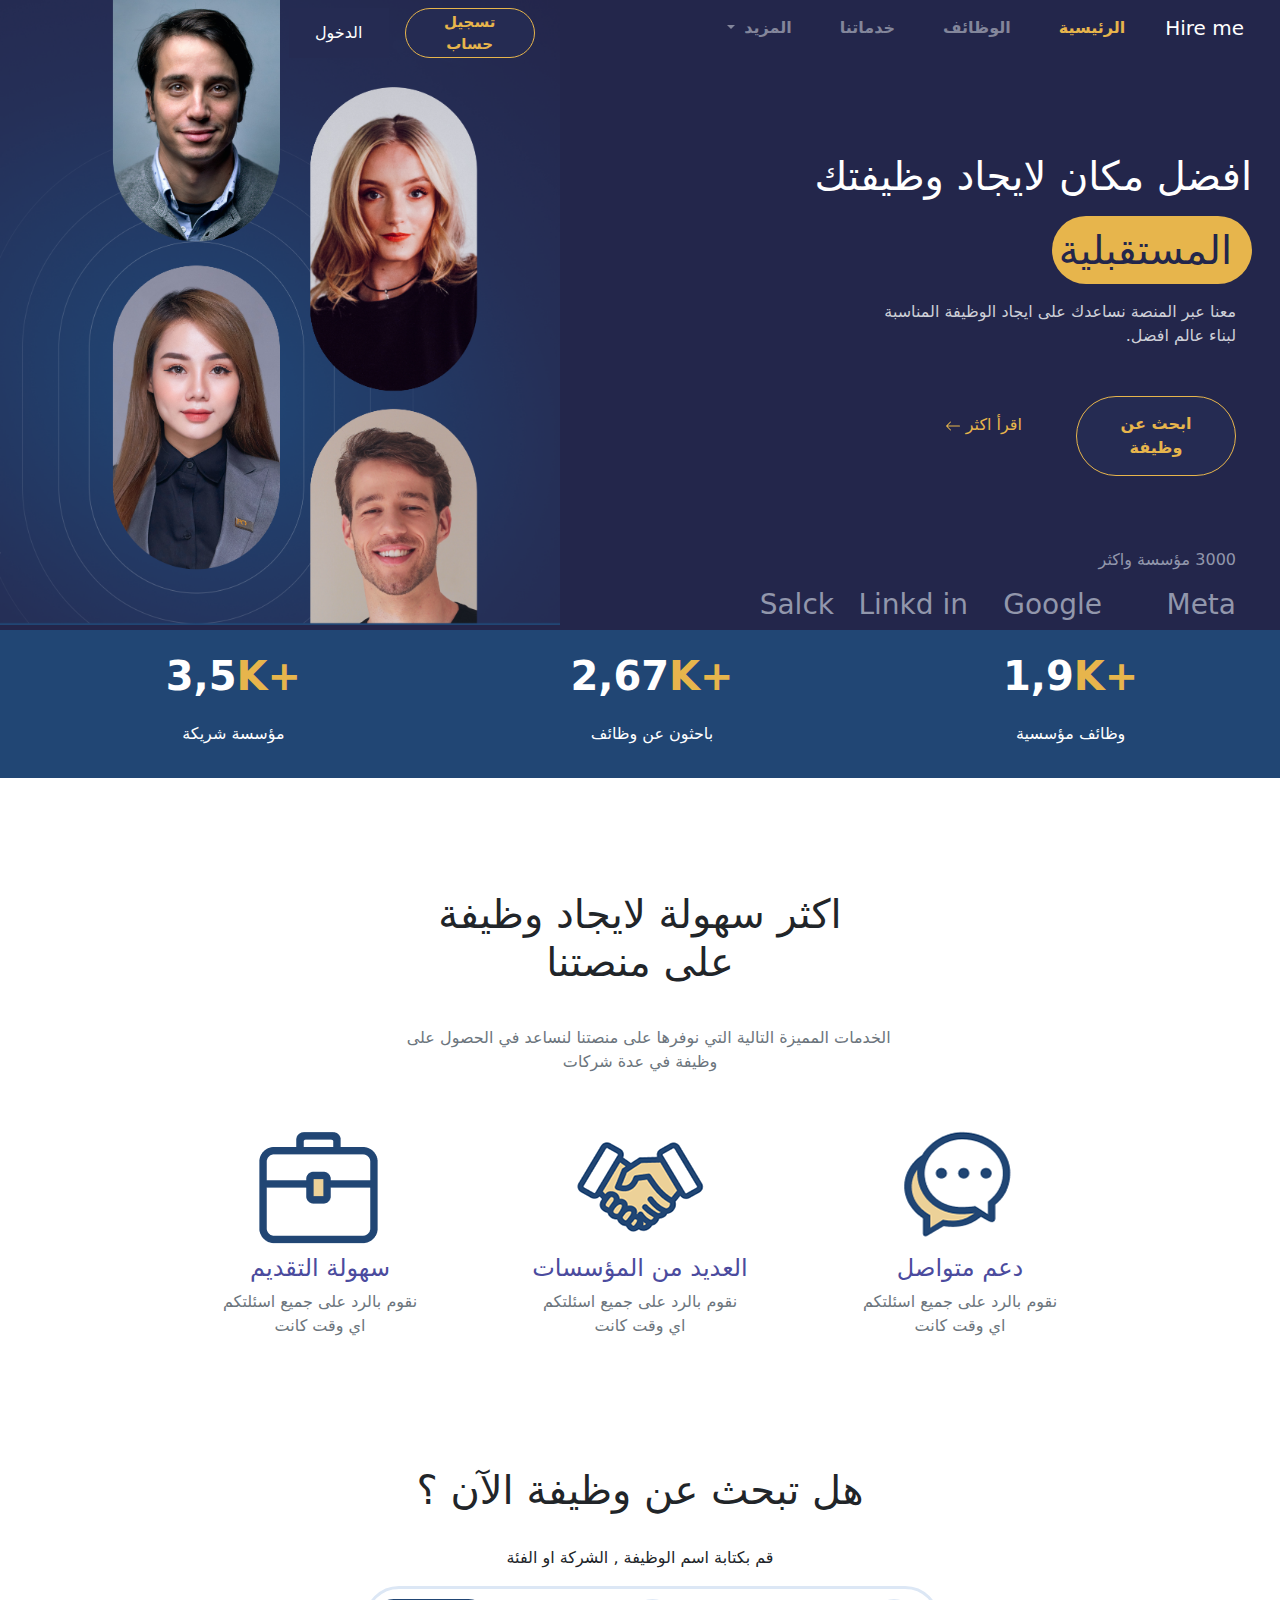
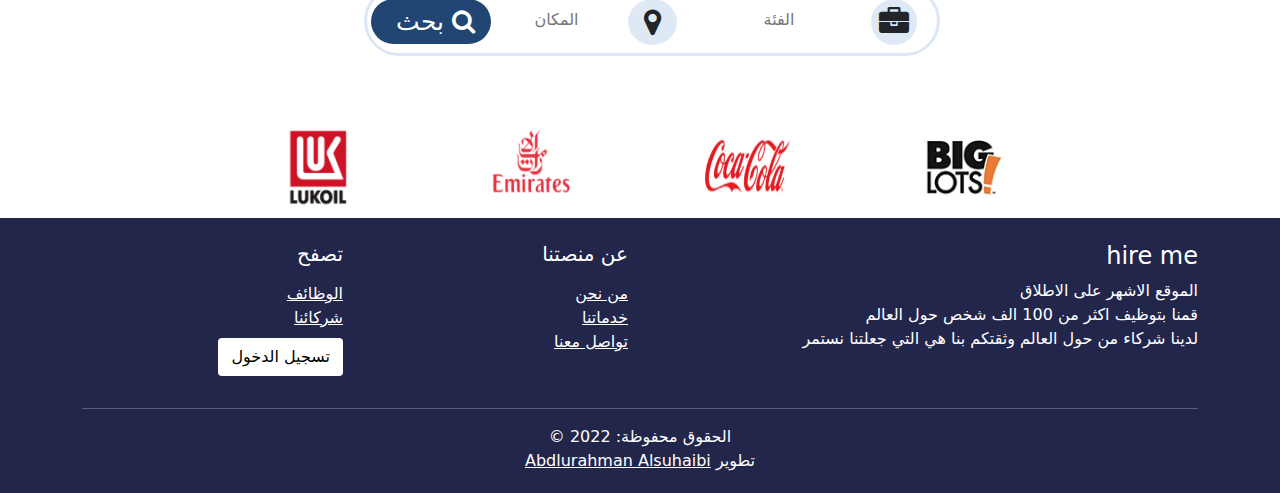
<file: views/index.html>
<!DOCTYPE html>
<html lang="ar" dir="rtl">

<head>
    <meta charset="UTF-8">
    <meta http-equiv="X-UA-Compatible" content="IE=edge">
    <meta name="viewport" content="width=device-width, initial-scale=1.0">
    <link rel="stylesheet" href="../css/bootstrap.rtl.css">
    <link rel="stylesheet" href="https://cdnjs.cloudflare.com/ajax/libs/font-awesome/4.7.0/css/font-awesome.min.css">

    <link rel="stylesheet" href="../css/style.css">

    <title>Hire Me</title>
</head>

<body>

    <!--
The main header
-->
    <div class="container-fluid ">

        <div class="row">
            <div class="main-content col-md-6   ">
                <header class="main-header sticky-top top-0 ">
                    <!-- Nav bar-->
                    <nav class="navbar  navbar-expand-lg  navbar-bg  ">
                        <div class="container-fluid ">
                            <a class="navbar-brand text-white" href="index.html">Hire me</a>
                            <button class="navbar-toggler navbar-dark " type="button" data-bs-toggle="collapse"
                                data-bs-target="#navbarSupportedContent" aria-controls="navbarSupportedContent"
                                aria-expanded="false" aria-label="Toggle navigation">
                                <span class="navbar-toggler-icon "></span>
                            </button>
                            <div class="collapse navbar-collapse fw-bold " id="navbarSupportedContent">
                                <ul class="navbar-nav me-auto mb-2 mb-lg-0 ">
                                    <li class="nav-item mx-3">
                                        <a class="nav-link main-active" aria-current="page" href="index.html">الرئيسية</a>
                                    </li>
                                    <li class="nav-item mx-3">
                                        <a class="nav-link navbar-a-color" href="jobs.html">الوظائف</a>
                                    </li>
                                    <li class="nav-item mx-3">
                                        <a class="nav-link navbar-a-color" href="our-services.html">خدماتنا</a>
                                    </li>
                                    <li class="nav-item mx-3 dropdown">
                                        <a class="nav-link dropdown-toggle navbar-a-color" href="#" id="navbarDropdown"
                                            role="button" data-bs-toggle="dropdown" aria-expanded="false">
                                            المزيد
                                        </a>
                                        <ul class="dropdown-menu border-0 navbar-bg " aria-labelledby="navbarDropdown">
                                            <li><a class="navbar-a-color nav-link d-lg-none" href="login.html"> تسجيل الدخول</a></li>
                                            <li><a class="navbar-a-color nav-link d-lg-none" href="signin.html">تسجيل حساب</a></li>
                                            <li><a class="navbar-a-color nav-link " href="dashbord/index.html"> لوحة التحكم
                                                    </a></li>

                                                    <li><a class="navbar-a-color nav-link " href="profile.html"> الملف
                                                        الشخصي</a></li>
                                            <li><a class="navbar-a-color nav-link " href="about-us.html">من نحن</a></li>
                                            <li><a class=" navbar-a-color nav-link " href="#partners">شركائنا</a></li>
                                            <li><a class="navbar-a-color nav-link " href="contact-us.html">تواصل معنا</a></li>
                                        </ul>
                                    </li>

                                </ul>

                            </div>
                        </div>
                    </nav>
                </header>

                <!--
                    Main content
                -->
                <section>
                    <div class="content-container text-white ps-3 pt-lg-5  ">
                        <h1 class="pt-5 ">
                            افضل مكان لايجاد وظيفتك <h1 class="future-bg mt-3  ">المستقبلية</h1>
                        </h1>
                        <p class=" ps-md-3 mt-3 paragraph fw-light">
                            معنا عبر المنصة نساعدك على ايجاد الوظيفة المناسبة <br>لبناء عالم افضل.
                        </p>
                        <div class="row ps-3 mt-5">
                           
                            <a href="jobs.html" class="text-decoration-none col-4  ">  
                                <button class="  searchJobbtn btn-bg-color ">
                                    ابحث عن وظيفة
                                </button>
                            </a>  
                           
                        <a href="jobs.html" class="col-4 mt-3 "> 
                            <button class="readmore-btn border-0 btn-bg-color ">
                                اقرأ اكثر <svg xmlns="http://www.w3.org/2000/svg" width="16" height="16"
                                    fill="currentColor" class="bi bi-arrow-left" viewBox="0 0 16 16">
                                    <path fill-rule="evenodd"
                                        d="M15 8a.5.5 0 0 0-.5-.5H2.707l3.147-3.146a.5.5 0 1 0-.708-.708l-4 4a.5.5 0 0 0 0 .708l4 4a.5.5 0 0 0 .708-.708L2.707 8.5H14.5A.5.5 0 0 0 15 8z" />
                                </svg>
                            </button>
                        </a>

                        </div>
                        <!--
                            Our Partners
                        -->
                        <br>
                        <div class="our-partners  ps-3 pt-5 our-partners-color " id="partners">


                            <span class="">3000 مؤسسة واكثر</span>
                            <div class="our-partners-container col-12 row mt-3  ">
                               <div class="col-lg-6  row">
                                <h3 class="col-6 ">Meta</h3>
                                <h3 class="col-6  ">Google</h3>
                               </div>
                                  
                             <div class="col-lg-6 row   ">
                                <h3 class="col-6  ">Linkd in</h3>
                                <h3 class=" col-6 ">Salck</h3>
                             </div>
                         
                            </div>
                        </div>
                    </div>

                </section>
            </div>


            <!-- Main Content-->




            <!-- Login and Sign in with images section-->
            <div class=" col-6   images-container   position-relative  people-img-container ">
               
                   <div class="col-7  d-none  d-sm-none  d-lg-block ">
                <div class="row   justify-content-end col-12">
                    <button class="col-5  m-2 signup-btn btn-bg-color  ">
                        <a href="signin.html " class="text-decoration-none main-active">    تسجيل حساب</a>
                    </button>
                    <button class="col-5 m-2 signin-btn border-0 btn-bg-color ">
                        <a href="login.html" class="text-decoration-none text-white">     الدخول</a>
                    </button>
                </div>
            </div>
       
    </div>


        </div>


    </div>
    <!--The main content of the main page-->
    <main>


        <!--
    Partners , Corporations , Jobs Seekers analysis
-->

        <section>
            <div class="container-fluid  partners-bg">
                <div class="row  col-12   text-white">
                    <div class="partners-container p-3  col-md-4   text-center ">
                        <p class="fs-1 fw-bold" dir="ltr"> 1,9<span class="main-active">K+</span></p>
                        <p class="">وظائف مؤسسية</p>
                    </div>

                    <div class="partners-container p-3 col-md-4     text-center ">
                        <p class="fs-1 fw-bold" dir="ltr">2,67<span class="main-active">K+</span></p>
                        <p>باحثون عن وظائف</p>
                    </div>
                    <div class="partners-container p-3 col-md-4  text-center ">
                        <p class="fs-1 fw-bold" dir="ltr"> 3,5<span class="main-active">K+</span></p>
                        <p>مؤسسة شريكة</p>
                    </div>
                </div>
            </div>
        </section>


        <!--
            Our features 
        -->

        <section>
            <div class="pt-5">
                <div class="m-auto col-lg-5 pt-5  " style="   text-align-last: center;">
                    <h1 class="p-3" >
                        اكثر سهولة لايجاد وظيفة <br class="d-none d-sm-none d-md-block"> على منصتنا 
                    </h1>
<p class="p-3 text-muted">
    الخدمات المميزة التالية التي نوفرها على منصتنا لنساعد في الحصول على وظيفة في عدة شركات
</p>
                </div>



                <div class="row  col-9 m-auto   text-white " style="text-align-last: center;">
                    <div class="partners-container p-3  col-md-4   text-center ">
                        <img src="../assets/images/fig11.png" alt="Support Image" class="sr">
                        <h4 class="features-text-color"> دعم متواصل</h4>
                        <p class="mt-2 text-black text-muted">نقوم بالرد على جميع اسئلتكم <br>اي وقت كانت</p>
                      
                    </div>

                    <div class="partners-container p-3 col-md-4 text-center   ">
                        <img src="../assets/images/fig33.png" alt="Vacancies Iamge" class="src">
                    <h4 class="features-text-color"> العديد من المؤسسات</h4>
                    <p class="mt-2 text-black text-muted">نقوم بالرد على جميع اسئلتكم <br>اي وقت كانت</p>
                    </div>
                    <div class="partners-container p-3 col-md-4  text-center ">
<img src="../assets/images/fig2.png" alt="Easy image" class="src">

                    <h4 class="features-text-color">
                        سهولة التقديم
                    </h4>
                    <p class="mt-2 text-black text-muted">نقوم بالرد على جميع اسئلتكم <br>اي وقت كانت</p>
                    
                    </div>
                </div>
            </div>
        </section>



        <!--
            Looking for a job
        -->
        <section>

<div class="pt-5 mb-5 ">
<div class="m-auto col-lg-6  pt-5">
<h1 class="text-center">
    هل تبحث عن وظيفة الآن ؟
</h1>
<p class="pt-4 text-center">
    قم بكتابة اسم الوظيفة , الشركة او الفئة

</p>
<div class="col-12 row">
   
    <!-- <input type="search" id="search" class="form-control col-10" aria-describedby="search" >
 -->
<div class="search-container mb-3 m-auto position-relative">
    <i  class="fa fa-briefcase p-2 fa-fa-bg rounded-circle top-px position-absolute" style="font-size: 30px;"></i><input type="text" class="top-right-px position-absolute mx-lg-2  text-center " placeholder="الفئة">
    <i id="place-icon" class=" fa fa-map-marker p-2 px-3 fa-fa-bg rounded-circle position-absolute top-px " ></i><input type="search" class="mx-lg-2 text-center "id="place-inp" placeholder="المكان" >
    <i class="position-absolute   text-white fa fa-search  fa-fa-bg search-bg search-btn-bg ps-3" style="font-size: 25px;"><span class="ps-2 search-cap" >بحث</span></i>
</div>



</div>

</div>
</div>

        </section>

        <div class="d-flex justify-content-around m-auto col-8 flex-lg-row flex-column">
            <img src="../assets/images/ads/big-lots.PNG" class="img-fluid" alt="" width="100">
            <img src="../assets/images/ads/cocacola.PNG"  class="img-fluid" alt="" width="100">
            <img src="../assets/images/ads/emarates.PNG"  class="img-fluid" alt="" width="100">
            <img src="../assets/images/ads/lukoil.PNG"  class="img-fluid" alt="" width="100">
           
        </div>
    </main>

    <!--
Footer section
-->
<footer>
    <section class="navbar-bg">
        <!-- Footer -->
        <footer class=" text-white">
            <!-- Grid container -->
            <div class="container pt-4 pb-1">
                <!--Grid row-->
                <div class="row">
                    <!--Grid column-->
                    <div class="col-lg-6 col-md-12 mb-4 mb-md-0">
                        <h4 class="">hire me</h4>

                        <p>
                          الموقع الاشهر على الاطلاق
                          <br>
                          قمنا بتوظيف اكثر من 100 الف شخص حول العالم 
                          <br>
                          لدينا شركاء من حول العالم وثقتكم بنا هي التي جعلتنا نستمر
                        </p>
                    </div>
                    <!--Grid column-->

                    <!--Grid column-->
                    <div class="col-lg-3 col-md-6 mb-4 mb-md-0">
                        <h5 class="text-uppercase">عن منصتنا</h5>

                        <ul class="list-unstyled mb-0">
                            <li class="mt-3">
                                <a href="about-us.html" class="text-white">من نحن</a>
                            </li>
                            <li>
                                <a href="our-services.html" class="text-white">خدماتنا</a>
                            </li>
                            <li>
                                <a href="contact-us.html" class="text-white">تواصل معنا</a>
                            </li>
                            <li class="d-flex flex-row my-2">
                                <a href="#!" class="text-white mx-2"><i class="bi bi-twitter"></i></a>
                                <a href="#!" class="text-white mx-2"><i class="bi bi-facebook"></i></a>
                                <a href="#!" class="text-white mx-2"><i class="bi bi-linkedin"></i></a>
                            </li>
                        </ul>
                    </div>
                    <!--Grid column-->

                    <!--Grid column-->
                    <div class="col-lg-3 col-md-6 mb-4 mb-md-0">
                        <h5 class="text-uppercase mb-0">تصفح</h5>

                        <ul class="list-unstyled">
                            <li class="mt-3">
                                <a href="jobs.html" class="text-white">الوظائف</a>
                            </li>
                            <li>
                                <a href="compenies.html" class="text-white">شركائنا</a>
                            </li>
                            <li class="login_checked">
                                <a href="./login.html" class=" btn bg-white text-black mt-2">تسجيل الدخول</a>
                            </li>

                        </ul>
                    </div>
            
                </div>
                <hr>
                         <!-- Copyright -->
            <div class="text-center ">
                الحقوق محفوظة:  2022 ©
              <p> تطوير <a class="text-white" href="https://www.alsuhaibi96.com" > Abdlurahman Alsuhaibi</a></p>   
             </div>
             <!-- Copyright -->
            </div>
            <!-- Grid container -->

   
        </footer>
        <!-- Footer -->
    </section>
</footer>


    <script src="../js/jquery-3.6.0.min.js"></script>
    <script src="../js/bootstrap.bundle.min.js"></script>
    <script src="../js/bootstrap.min.js"></script>

</body>

</html>
</file>
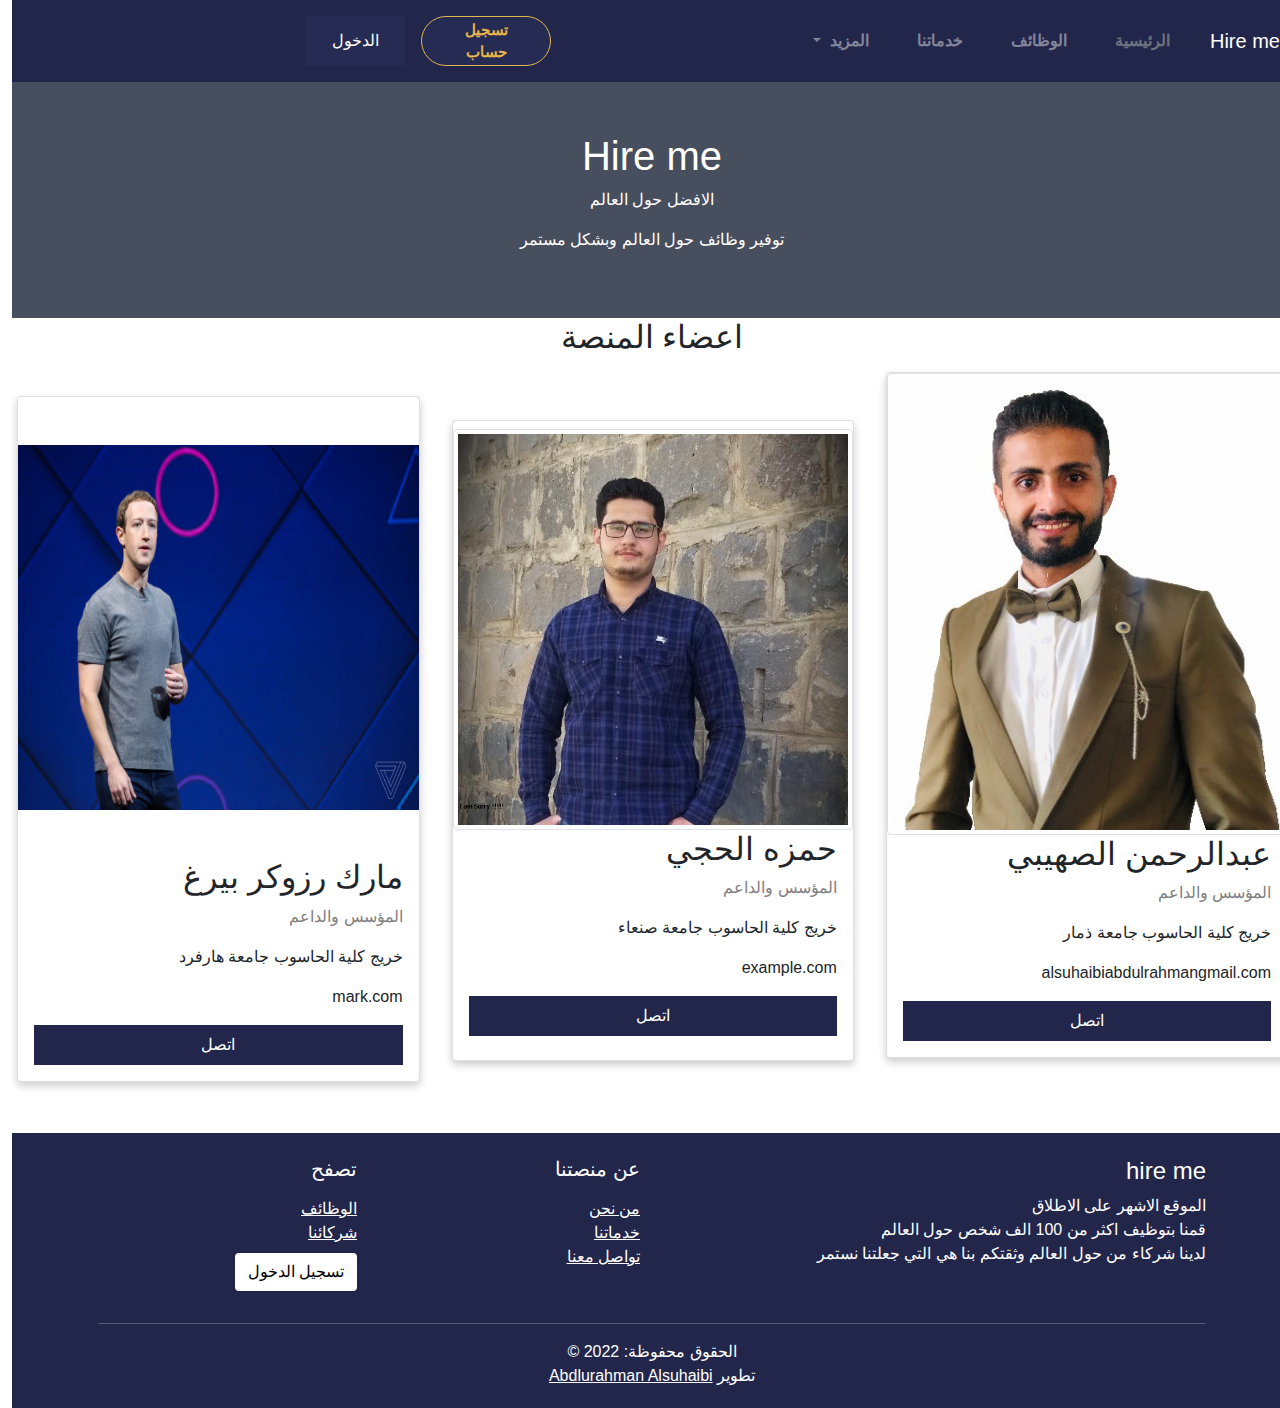
<file: views/about-us.html>
<!DOCTYPE html>
<html lang="ar" dir="rtl">
<head>
<meta name="viewport" content="width=device-width, initial-scale=1">
<link rel="stylesheet" href="../css/bootstrap.rtl.css">

<link rel="stylesheet" href="../css/about-us-style.css">
<link rel="stylesheet" href="../css/style.css">

</head>
<body>
    <!--
        Header
    -->
    <header class="main-header sticky-lg-top col-12">
        <!-- Nav bar-->
        <nav class="navbar  navbar-expand-lg  navbar-bg  ">
            <div class="container-fluid ">
                <a class="navbar-brand text-white" href="index.html">Hire me</a>
                <button class="navbar-toggler navbar-dark " type="button" data-bs-toggle="collapse"
                    data-bs-target="#navbarSupportedContent" aria-controls="navbarSupportedContent"
                    aria-expanded="false" aria-label="Toggle navigation">
                    <span class="navbar-toggler-icon "></span>
                </button>
                <div class="collapse navbar-collapse fw-bold " id="navbarSupportedContent">
                    <ul class="navbar-nav me-auto mb-2 mb-lg-0 ">
                        <li class="nav-item mx-3">
                            <a class="nav-link text-muted " aria-current="page" href="index.html">الرئيسية</a>
                        </li>
                        <li class="nav-item mx-3">
                            <a class="nav-link navbar-a-color" href="jobs.html">الوظائف</a>
                        </li>
                        <li class="nav-item mx-3">
                            <a class="nav-link navbar-a-color" href="our-services.html">خدماتنا</a>
                        </li>
                        <li class="nav-item mx-3 dropdown">
                            <a class="nav-link dropdown-toggle navbar-a-color" href="#" id="navbarDropdown"
                                role="button" data-bs-toggle="dropdown" aria-expanded="false">
                                المزيد
                            </a>
                            <ul class="dropdown-menu border-0 navbar-bg " aria-labelledby="navbarDropdown">
                                <li><a class="navbar-a-color nav-link d-lg-none" href="login.html"> تسجيل الدخول</a></li>
                                <li><a class="navbar-a-color nav-link d-lg-none" href="signin.html">تسجيل حساب</a></li>

                                <li><a class="navbar-a-color nav-link " href="dashbord/index.html"> لوحة التحكم
                                        </a></li>

                                        <li><a class="navbar-a-color nav-link " href="profile.html"> الملف
                                            الشخصي</a></li>
                                <li><a class="navbar-a-color nav-link  main-active " href="about-us.html">من نحن</a></li>
                                <li><a class=" navbar-a-color nav-link " href="index.html">شركائنا</a></li>
                                <li><a class="navbar-a-color nav-link " href="contact-us.html">تواصل معنا</a></li>
                            </ul>
                        </li>
                     

                    </ul>

                </div>
                    <!-- Login and Sign in with images section-->
                    <div class=" col-lg-5  position-relative d-none d-sm-none d-lg-block ">
               
                   
                        <div class="row justify-content-start ">
                            <button class="col-5  m-2 signup-btn btn-bg-color  ">
                                <a href="signin.html " class="text-decoration-none main-active">    تسجيل حساب</a>
                            </button>
                            <button class="col-5 m-2 signin-btn border-0 btn-bg-color ">
                                <a href="login.html" class="text-decoration-none text-white">     الدخول</a>
                            </button>
                    </div>
               
            </div>
            </div>
           
        </nav>
              
    </header>


<div class="about-section">
  <h1>Hire me</h1>
  <p>الافضل حول العالم</p>
  <p>توفير وظائف حول العالم وبشكل مستمر </p>
</div>

<h2 style="text-align:center">اعضاء المنصة</h2>
<div class="row">
  <div class="column">
    <div class="card">
      <img src="../assets/images/IMG_6319-.jpg" class="img-fluid img-thumbnail" alt="Jane" style="width:100%">
      <div class="container">
        <h2>عبدالرحمن الصهيبي</h2>
        <p class="title">المؤسس والداعم</p>
        <p>خريج كلية الحاسوب جامعة ذمار</p>
        <p>alsuhaibiabdulrahmangmail.com</p>
        <p><button class="btn-theme button">اتصل</button></p>
      </div>
    </div>
  </div>

  <div class="column py-5">
    <div class="card py-2">
      <img src="../assets/images/163931986_273372594284169_696132237991860918_n.jpg" class="img-fluid img-thumbnail" alt="Jane" style="width:100%">
      <div class="container">
        <h2> حمزه الحجي</h2>
        <p class="title">المؤسس والداعم</p>
        <p>خريج كلية الحاسوب جامعة صنعاء</p>
        <p>example.com</p>
        <p><button class="btn-theme button">اتصل</button></p>
      </div>
    </div>
  </div>
  <div class="column py-4 ">
    <div class="card pt-5">
      <img src="../assets/images/nstatt_170418_1624_0052.0.0.jpg" height="300px" class=" " alt="Jane" style="width:100%;height: 365px;">
      <div class="container pt-5">
        <h2> مارك رزوكر بيرغ</h2>
        <p class="title">المؤسس والداعم</p>
        <p>خريج كلية الحاسوب جامعة هارفرد</p>
        <p>mark.com</p>
        <p><button class="btn-theme button">اتصل</button></p>
      </div>
    </div>
  </div>
</div>

    <!--
Footer section
-->
<footer>
    <section class="navbar-bg">
        <!-- Footer -->
        <footer class=" text-white">
            <!-- Grid container -->
            <div class="container pt-4 pb-1">
                <!--Grid row-->
                <div class="row">
                    <!--Grid column-->
                    <div class="col-lg-6 col-md-12 mb-4 mb-md-0">
                        <h4 class="">hire me</h4>

                        <p>
                          الموقع الاشهر على الاطلاق
                          <br>
                          قمنا بتوظيف اكثر من 100 الف شخص حول العالم 
                          <br>
                          لدينا شركاء من حول العالم وثقتكم بنا هي التي جعلتنا نستمر
                        </p>
                    </div>
                    <!--Grid column-->

                    <!--Grid column-->
                    <div class="col-lg-3 col-md-6 mb-4 mb-md-0">
                        <h5 class="text-uppercase">عن منصتنا</h5>

                        <ul class="list-unstyled mb-0">
                            <li class="mt-3">
                                <a href="about-us.html" class="text-white">من نحن</a>
                            </li>
                            <li>
                                <a href="our-services.html" class="text-white">خدماتنا</a>
                            </li>
                            <li>
                                <a href="contact-us.html" class="text-white">تواصل معنا</a>
                            </li>
                            <li class="d-flex flex-row my-2">
                                <a href="#!" class="text-white mx-2"><i class="bi bi-twitter"></i></a>
                                <a href="#!" class="text-white mx-2"><i class="bi bi-facebook"></i></a>
                                <a href="#!" class="text-white mx-2"><i class="bi bi-linkedin"></i></a>
                            </li>
                        </ul>
                    </div>
                    <!--Grid column-->

                    <!--Grid column-->
                    <div class="col-lg-3 col-md-6 mb-4 mb-md-0">
                        <h5 class="text-uppercase mb-0">تصفح</h5>

                        <ul class="list-unstyled">
                            <li class="mt-3">
                                <a href="jobs.html" class="text-white">الوظائف</a>
                            </li>
                            <li>
                                <a href="compenies.html" class="text-white">شركائنا</a>
                            </li>
                            <li class="login_checked">
                                <a href="./login.html" class=" btn bg-white text-black mt-2">تسجيل الدخول</a>
                            </li>

                        </ul>
                    </div>
            
                </div>
                <hr>
                         <!-- Copyright -->
            <div class="text-center ">
                الحقوق محفوظة:  2022 ©
              <p> تطوير <a class="text-white" href="https://www.alsuhaibi96.com" > Abdlurahman Alsuhaibi</a></p>   
             </div>
             <!-- Copyright -->
            </div>
            <!-- Grid container -->

   
        </footer>
        <!-- Footer -->
<script src="../js/bootstrap.min.js"></script>

</body>
</html>
</file>
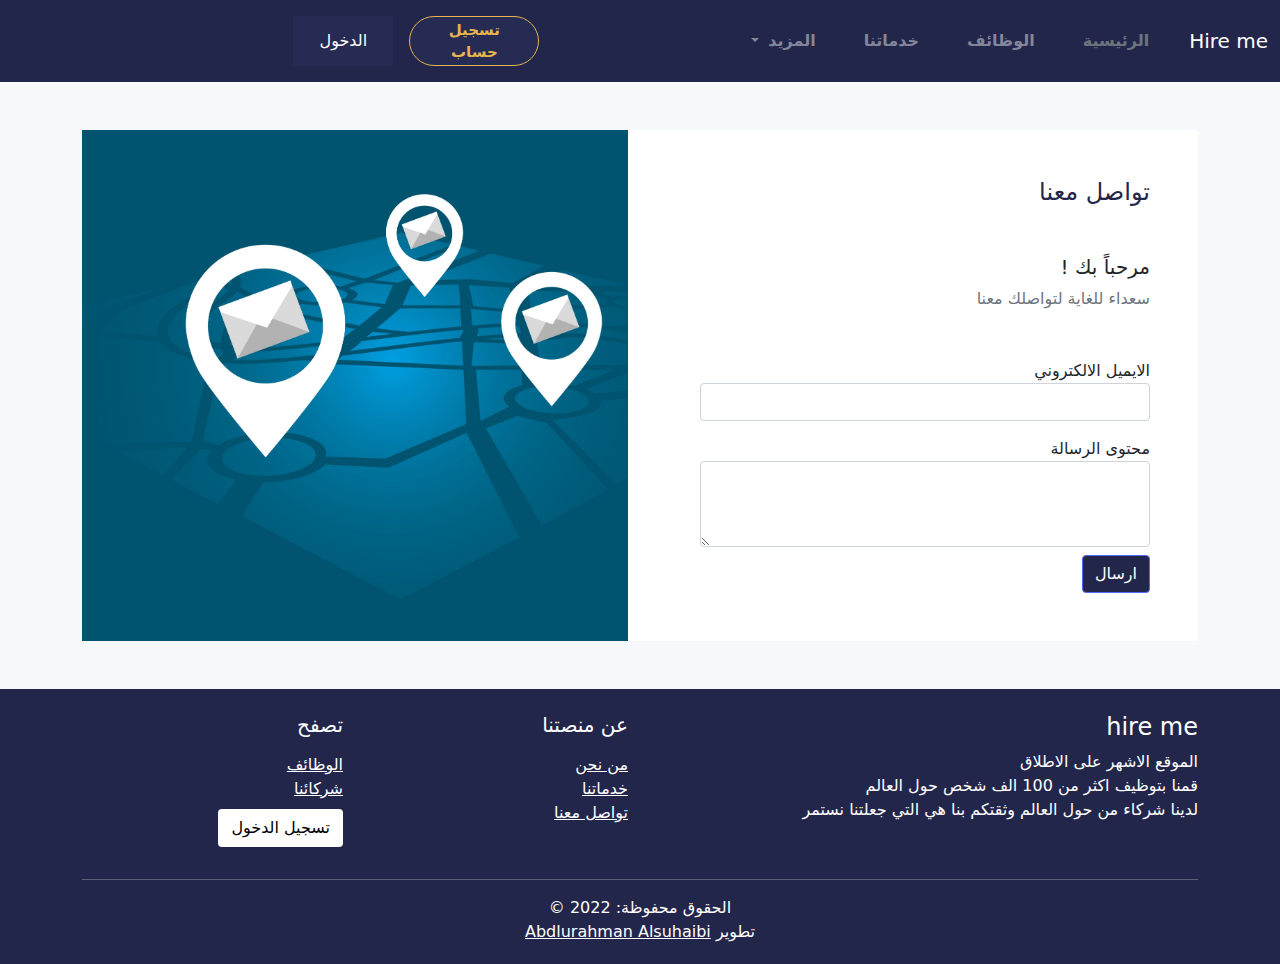
<file: views/contact-us.html>
<!DOCTYPE html>
<html lang="ar" dir="rtl">
<head>
    <meta charset="UTF-8">
    <meta http-equiv="X-UA-Compatible" content="IE=edge">
    <meta name="viewport" content="width=device-width, initial-scale=1.0">
    <link rel="stylesheet" href="../css/bootstrap.rtl.css">
    <link rel="stylesheet" href="https://cdnjs.cloudflare.com/ajax/libs/font-awesome/4.7.0/css/font-awesome.min.css">

    <link rel="stylesheet" href="../css/style.css">
    <title> تواصل معنا</title>
</head>
<body>
    <style>
       
        body{
        background: #f6f9fc;
    }

    .overlay{
            background-image: url('../assets/images/signin-login-vectors/60843.jpg');
        background-size: cover;
        background-repeat: no-repeat;
        }
    

      </style>

   <!--
        Header
    -->
    <header class="main-header sticky-lg-top col-12">
        <!-- Nav bar-->
        <nav class="navbar  navbar-expand-lg  navbar-bg  ">
            <div class="container-fluid ">
                <a class="navbar-brand text-white" href="index.html">Hire me</a>
                <button class="navbar-toggler navbar-dark " type="button" data-bs-toggle="collapse"
                    data-bs-target="#navbarSupportedContent" aria-controls="navbarSupportedContent"
                    aria-expanded="false" aria-label="Toggle navigation">
                    <span class="navbar-toggler-icon "></span>
                </button>
                <div class="collapse navbar-collapse fw-bold " id="navbarSupportedContent">
                    <ul class="navbar-nav me-auto mb-2 mb-lg-0 ">
                        <li class="nav-item mx-3">
                            <a class="nav-link text-muted" aria-current="page" href="index.html">الرئيسية</a>
                        </li>
                        <li class="nav-item mx-3">
                            <a class="nav-link navbar-a-color" href="jobs.html">الوظائف</a>
                        </li>
                        <li class="nav-item mx-3">
                            <a class="nav-link navbar-a-color" href="our-services.html">خدماتنا</a>
                        </li>
                        <li class="nav-item mx-3 dropdown">
                            <a class="nav-link dropdown-toggle navbar-a-color" href="#" id="navbarDropdown"
                                role="button" data-bs-toggle="dropdown" aria-expanded="false">
                                المزيد
                            </a>
                            <ul class="dropdown-menu border-0 navbar-bg " aria-labelledby="navbarDropdown">
                                <li><a class="navbar-a-color nav-link d-lg-none" href="login.html"> تسجيل الدخول</a></li>
                                <li><a class="navbar-a-color nav-link d-lg-none" href="signin.html">تسجيل حساب</a></li>

                                <li><a class="navbar-a-color nav-link " href="dashbord/index.html"> لوحة التحكم
                                        </a></li>

                                        <li><a class="navbar-a-color nav-link " href="profile.html"> الملف
                                            الشخصي</a></li>
                                <li><a class="navbar-a-color nav-link " href="about-us.html">من نحن</a></li>
                                <li><a class=" navbar-a-color nav-link " href="index.html">شركائنا</a></li>
                                <li><a class="navbar-a-color nav-link   main-active " href="contact-us.html">تواصل معنا</a></li>
                            </ul>
                        </li>
                     

                    </ul>

                </div>
                    <!-- Login and Sign in with images section-->
                    <div class=" col-lg-5  position-relative d-none d-sm-none d-lg-block ">
               
                   
                        <div class="row justify-content-start ">
                            <button class="col-5  m-2 signup-btn btn-bg-color  ">
                                <a href="signin.html " class="text-decoration-none main-active">    تسجيل حساب</a>
                            </button>
                            <button class="col-5 m-2 signin-btn border-0 btn-bg-color ">
                                <a href="login.html" class="text-decoration-none text-white">     الدخول</a>
                            </button>
                    </div>
               
            </div>
            </div>
           
        </nav>
              
    </header>


    <!--Main Content-->
    <main class=" my-5">
        <div id="main-wrapper" class="container">
          <div class="row justify-content-center">
              <div class="">
                  <div class="card border-0 ">
                      <div class="card-body p-0">
                          <div class="row no-gutters">
                              <div class="col-lg-6">
                                  <div class="p-5">
                                      <div class="mb-5">
                                          <h3 class="h4 font-weight-bold text-theme">تواصل معنا </h3>
                                      </div>
      
                                      <h6 class="h5 mb-0">مرحباً بك   !</h6>
                                      <p class="text-muted mt-2 mb-5">   سعداء للغاية لتواصلك معنا </p>
      
                                      <form>
                                          <div class="form-group">
                                              <label for="exampleInputEmail1">الايميل الالكتروني</label>
                                              <input type="email" class="form-control" id="exampleInputEmail1">
                                          </div>
                                          <div class="form-group mt-3">
                                            <label for="exampleInputEmail1"> محتوى الرسالة</label>
                                            <textarea class="form-control " id="message" cols="" rows="3"></textarea>
                                        </div>
                                         <button type="submit" class="mt-2 btn btn-theme">ارسال</button>
                                      </form>
                                  </div>
                              </div>
      
                              <div class="col-lg-6 d-none d-lg-inline-block">
                                <div class="account-block  rounded-right">
                                    <div class="overlay rounded-right"></div>
                                 
                                </div>
                              </div>
                          </div>
      
                      </div>
                      <!-- end card-body -->
                  </div>
                  <!-- end card -->
      
      
                  <!-- end row -->
      
              </div>
              <!-- end col -->
          </div>
          <!-- Row -->
      </div>
      </main>

          <!--
Footer section
-->
<footer>
    <section class="navbar-bg">
        <!-- Footer -->
        <footer class=" text-white">
            <!-- Grid container -->
            <div class="container pt-4 pb-1">
                <!--Grid row-->
                <div class="row">
                    <!--Grid column-->
                    <div class="col-lg-6 col-md-12 mb-4 mb-md-0">
                        <h4 class="">hire me</h4>

                        <p>
                          الموقع الاشهر على الاطلاق
                          <br>
                          قمنا بتوظيف اكثر من 100 الف شخص حول العالم 
                          <br>
                          لدينا شركاء من حول العالم وثقتكم بنا هي التي جعلتنا نستمر
                        </p>
                    </div>
                    <!--Grid column-->

                    <!--Grid column-->
                    <div class="col-lg-3 col-md-6 mb-4 mb-md-0">
                        <h5 class="text-uppercase">عن منصتنا</h5>

                        <ul class="list-unstyled mb-0">
                            <li class="mt-3">
                                <a href="about-us.html" class="text-white">من نحن</a>
                            </li>
                            <li>
                                <a href="our-services.html" class="text-white">خدماتنا</a>
                            </li>
                            <li>
                                <a href="contact-us.html" class="text-white">تواصل معنا</a>
                            </li>
                            <li class="d-flex flex-row my-2">
                                <a href="#!" class="text-white mx-2"><i class="bi bi-twitter"></i></a>
                                <a href="#!" class="text-white mx-2"><i class="bi bi-facebook"></i></a>
                                <a href="#!" class="text-white mx-2"><i class="bi bi-linkedin"></i></a>
                            </li>
                        </ul>
                    </div>
                    <!--Grid column-->

                    <!--Grid column-->
                    <div class="col-lg-3 col-md-6 mb-4 mb-md-0">
                        <h5 class="text-uppercase mb-0">تصفح</h5>

                        <ul class="list-unstyled">
                            <li class="mt-3">
                                <a href="jobs.html" class="text-white">الوظائف</a>
                            </li>
                            <li>
                                <a href="compenies.html" class="text-white">شركائنا</a>
                            </li>
                            <li class="login_checked">
                                <a href="./login.html" class=" btn bg-white text-black mt-2">تسجيل الدخول</a>
                            </li>

                        </ul>
                    </div>
            
                </div>
                <hr>
                         <!-- Copyright -->
            <div class="text-center ">
                الحقوق محفوظة:  2022 ©
              <p> تطوير <a class="text-white" href="https://www.alsuhaibi96.com" > Abdlurahman Alsuhaibi</a></p>   
             </div>
             <!-- Copyright -->
            </div>
            <!-- Grid container -->

   
        </footer>
        <!-- Footer -->
    </section>
</footer>

    <script src="../js/bootstrap.min.js"></script>

</body>
</html>
</file>
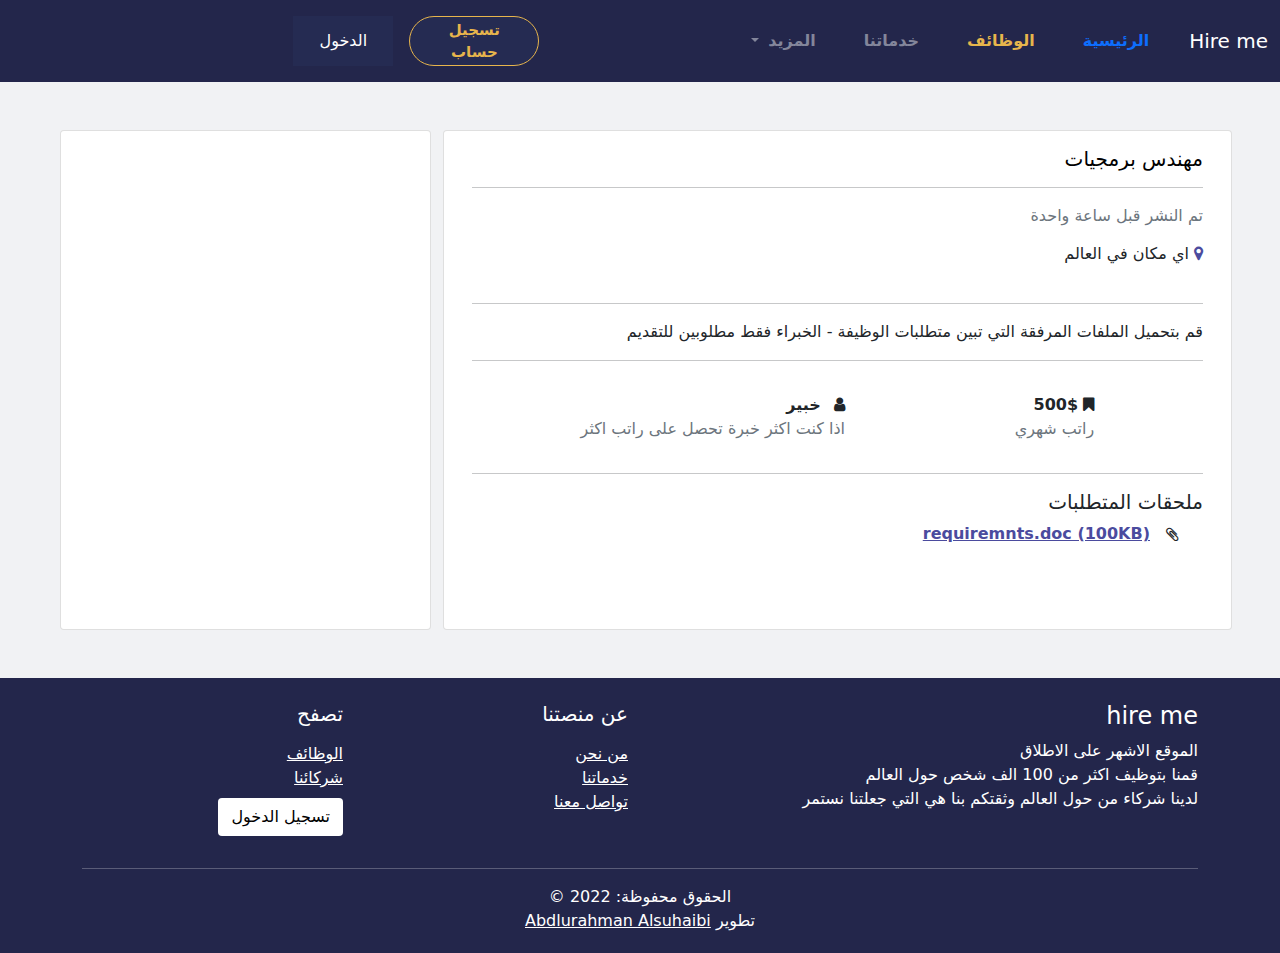
<file: views/job_details.html>
<!DOCTYPE html>
<html lang="ar" dir="rtl">
<head>
    <meta charset="UTF-8">
    <meta http-equiv="X-UA-Compatible" content="IE=edge">
    <meta name="viewport" content="width=device-width, initial-scale=1.0">
    <link rel="stylesheet" href="../css/bootstrap.rtl.css">
    <link rel="stylesheet" href="https://cdnjs.cloudflare.com/ajax/libs/font-awesome/4.7.0/css/font-awesome.min.css">

    <link rel="stylesheet" href="../css/style.css">


    <title>Job Details</title>
</head>
<body style="background-color: #f1f2f4;">
   <!--
        Header
    -->
    <header class="main-header sticky-lg-top col-12">
        <!-- Nav bar-->
        <nav class="navbar  navbar-expand-lg  navbar-bg  ">
            <div class="container-fluid ">
                <a class="navbar-brand text-white" href="index.html">Hire me</a>
                <button class="navbar-toggler navbar-dark " type="button" data-bs-toggle="collapse"
                    data-bs-target="#navbarSupportedContent" aria-controls="navbarSupportedContent"
                    aria-expanded="false" aria-label="Toggle navigation">
                    <span class="navbar-toggler-icon "></span>
                </button>
                <div class="collapse navbar-collapse fw-bold " id="navbarSupportedContent">
                    <ul class="navbar-nav me-auto mb-2 mb-lg-0 ">
                        <li class="nav-item mx-3">
                            <a class="nav-link " aria-current="page" href="index.html">الرئيسية</a>
                        </li>
                        <li class="nav-item mx-3">
                            <a class="nav-link navbar-a-color  main-active" href="jobs.html">الوظائف</a>
                        </li>
                        <li class="nav-item mx-3">
                            <a class="nav-link navbar-a-color" href="our-services.html">خدماتنا</a>
                        </li>
                        <li class="nav-item mx-3 dropdown">
                            <a class="nav-link dropdown-toggle navbar-a-color" href="#" id="navbarDropdown"
                                role="button" data-bs-toggle="dropdown" aria-expanded="false">
                                المزيد
                            </a>
                            <ul class="dropdown-menu border-0 navbar-bg " aria-labelledby="navbarDropdown">
                                <li><a class="navbar-a-color nav-link d-lg-none" href="login.html"> تسجيل الدخول</a></li>
                                <li><a class="navbar-a-color nav-link d-lg-none" href="signin.html">تسجيل حساب</a></li>

                                <li><a class="navbar-a-color nav-link " href="dashbord/index.html"> لوحة التحكم
                                        </a></li>

                                        <li><a class="navbar-a-color nav-link " href="profile.html"> الملف
                                            الشخصي</a></li>
                                <li><a class="navbar-a-color nav-link " href="about-us.html">من نحن</a></li>
                                <li><a class=" navbar-a-color nav-link " href="index.html">شركائنا</a></li>
                                <li><a class="navbar-a-color nav-link " href="contact-us.html">تواصل معنا</a></li>
                            </ul>
                        </li>
                     

                    </ul>

                </div>
                    <!-- Login and Sign in with images section-->
                    <div class=" col-lg-5  position-relative d-none d-sm-none d-lg-block ">
               
                   
                        <div class="row justify-content-start ">
                            <button class="col-5  m-2 signup-btn btn-bg-color  ">
                                <a href="signin.html " class="text-decoration-none main-active">    تسجيل حساب</a>
                            </button>
                            <button class="col-5 m-2 signin-btn border-0 btn-bg-color ">
                                <a href="login.html" class="text-decoration-none text-white">     الدخول</a>
                            </button>
                    </div>
               
            </div>
            </div>
           
        </nav>
              
    </header>

<!--
    Job Details Main Content
-->
<main>
    <!--
        job details
    -->
<section>
  <div class="row col-12 px-5 m-auto   ">
  
        
        <div class="card container-fluid m-auto col-lg-8 col-sm-12  mt-5 mb-lg-5 mb-sm-1 ">
            <div class="card-body pb-2 ">
         
              

                  <!--More job details-->  
                  <div class="job-details-container ">
                <div class="job-title-container ">
<a href="job_details.html" class="text-decoration-none text-black">
    
<h5>مهندس برمجيات</h5>

</a>

                  
    
   </div>
   <hr class="w-100">

   <div class="pb-3">
    <p class="text-muted">تم النشر قبل ساعة واحدة</p>
    <h6>
     <i class="fa fa-map-marker text-color"></i> اي مكان في العالم 
    </h6>
    </div>
   <hr class="w-100">
   <p style="font-weight: 500;">قم بتحميل الملفات المرفقة التي  تبين متطلبات الوظيفة  - الخبراء فقط مطلوبين للتقديم</p>
   <hr class="w-100">

<div class="d-flex flex-row container pt-3 justify-content-around ">
<p>
   
  <div>
    <i class="fa fa-bookmark "></i>
    <span style="font-weight: 700;"> 500$</span>
    <p class="text-muted">راتب شهري</p>
  </div>
</p>

<p>
  <div>
    <i class="fa fa-user me-2"></i>

    <span style="font-weight: 700;">خبير</span>
    <p class="text-muted">اذا كنت اكثر خبرة تحصل على راتب اكثر</p>
  </div>
</p>
</div>
<hr class="w-100">


   <h5>
ملحقات المتطلبات
</h5>
<div class="d-flex flex-row  container ">
<i class="fa fa-paperclip mt-1"></i><a style="font-weight: 600;" class="ms-3 text-color" href="#">requiremnts.doc (100KB)</a>
</div>

    
</div>            




   

            </div>
    </div>
<div class="col-lg-4 col-sm-12  mt-lg-5 mb-5 ">
    <div class="card col-11 col-sm-12" style="height: 500px;">

    
    <div class="card-body">
        
    </div>
</div>
    </div>
</div>
</section>
</main>


    <!--
Footer section
-->
<footer>
    <section class="navbar-bg">
        <!-- Footer -->
        <footer class=" text-white">
            <!-- Grid container -->
            <div class="container pt-4 pb-1">
                <!--Grid row-->
                <div class="row">
                    <!--Grid column-->
                    <div class="col-lg-6 col-md-12 mb-4 mb-md-0">
                        <h4 class="">hire me</h4>

                        <p>
                          الموقع الاشهر على الاطلاق
                          <br>
                          قمنا بتوظيف اكثر من 100 الف شخص حول العالم 
                          <br>
                          لدينا شركاء من حول العالم وثقتكم بنا هي التي جعلتنا نستمر
                        </p>
                    </div>
                    <!--Grid column-->

                    <!--Grid column-->
                    <div class="col-lg-3 col-md-6 mb-4 mb-md-0">
                        <h5 class="text-uppercase">عن منصتنا</h5>

                        <ul class="list-unstyled mb-0">
                            <li class="mt-3">
                                <a href="about-us.html" class="text-white">من نحن</a>
                            </li>
                            <li>
                                <a href="our-services.html" class="text-white">خدماتنا</a>
                            </li>
                            <li>
                                <a href="contact-us.html" class="text-white">تواصل معنا</a>
                            </li>
                            <li class="d-flex flex-row my-2">
                                <a href="#!" class="text-white mx-2"><i class="bi bi-twitter"></i></a>
                                <a href="#!" class="text-white mx-2"><i class="bi bi-facebook"></i></a>
                                <a href="#!" class="text-white mx-2"><i class="bi bi-linkedin"></i></a>
                            </li>
                        </ul>
                    </div>
                    <!--Grid column-->

                    <!--Grid column-->
                    <div class="col-lg-3 col-md-6 mb-4 mb-md-0">
                        <h5 class="text-uppercase mb-0">تصفح</h5>

                        <ul class="list-unstyled">
                            <li class="mt-3">
                                <a href="jobs.html" class="text-white">الوظائف</a>
                            </li>
                            <li>
                                <a href="compenies.html" class="text-white">شركائنا</a>
                            </li>
                            <li class="login_checked">
                                <a href="./login.html" class=" btn bg-white text-black mt-2">تسجيل الدخول</a>
                            </li>

                        </ul>
                    </div>
            
                </div>
                <hr>
                         <!-- Copyright -->
            <div class="text-center ">
                الحقوق محفوظة:  2022 ©
              <p> تطوير <a class="text-white" href="https://www.alsuhaibi96.com" > Abdlurahman Alsuhaibi</a></p>   
             </div>
             <!-- Copyright -->
            </div>
            <!-- Grid container -->

   
        </footer>
        <!-- Footer -->
    </section>
</footer>

    <script src="../js/bootstrap.min.js"></script>

</body>
</html>
</file>
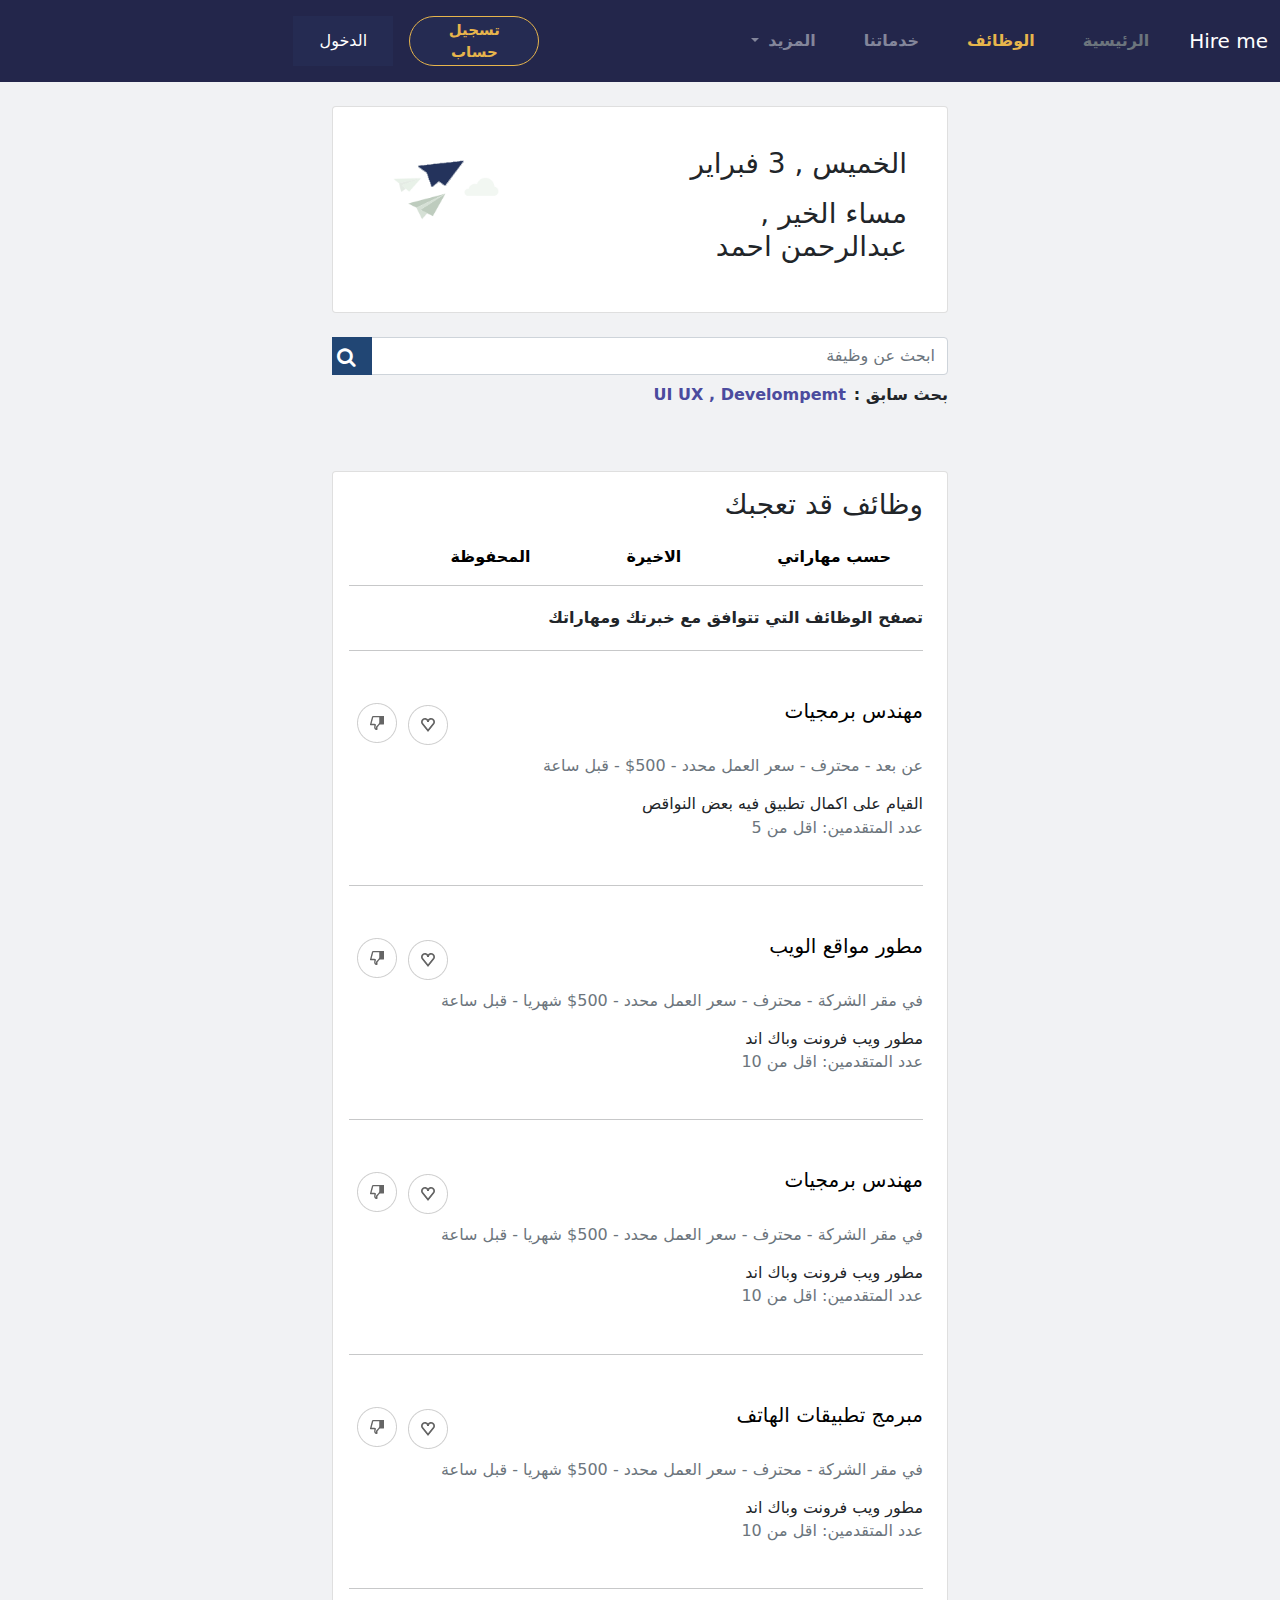
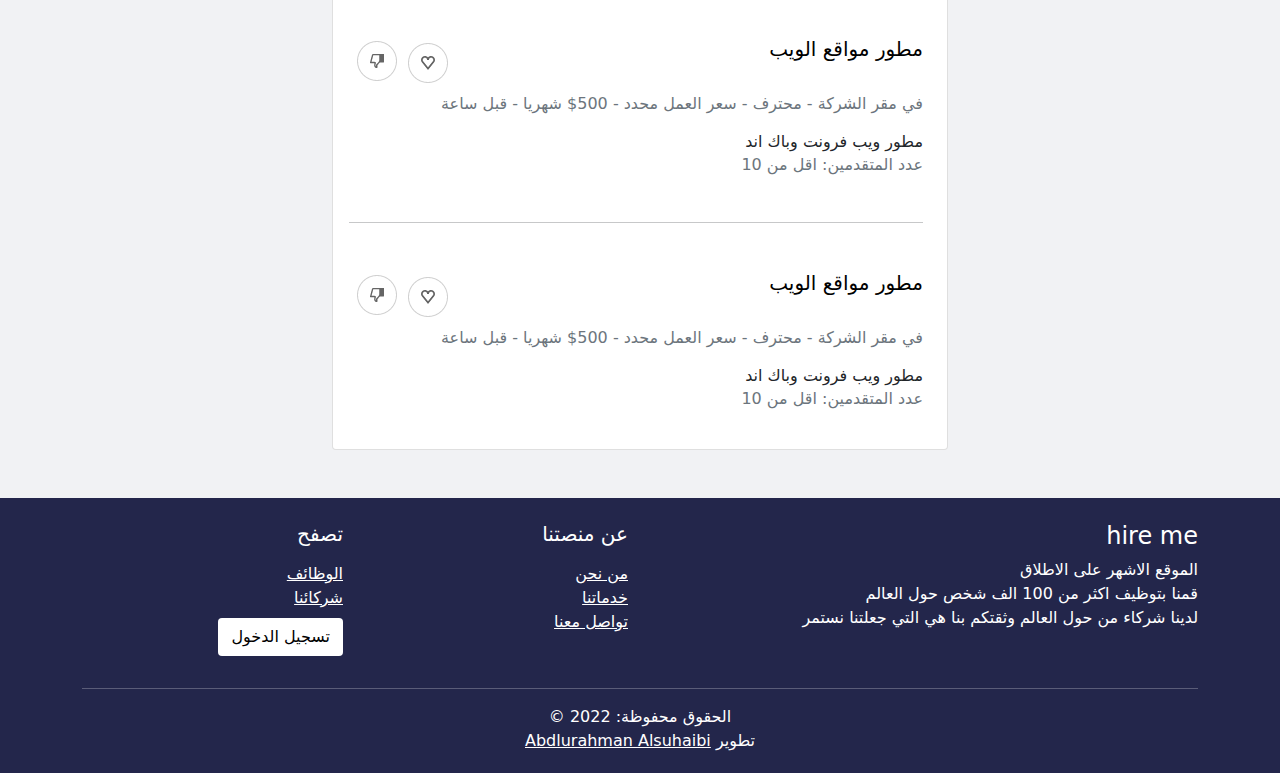
<file: views/jobs.html>
<!DOCTYPE html>
<html lang="ar" dir="rtl">

<head>
    <meta charset="UTF-8">
    <meta http-equiv="X-UA-Compatible" content="IE=edge">
    <meta name="viewport" content="width=device-width, initial-scale=1.0">
    <link rel="stylesheet" href="../css/bootstrap.rtl.css">
    <link rel="stylesheet" href="https://cdnjs.cloudflare.com/ajax/libs/font-awesome/4.7.0/css/font-awesome.min.css">

    <link rel="stylesheet" href="../css/style.css">
    <title>Jobs</title>
</head>

<body style="background-color: #f1f2f4;">
   <!--
        Header
    -->
    <header class="main-header sticky-lg-top col-12">
        <!-- Nav bar-->
        <nav class="navbar  navbar-expand-lg  navbar-bg  ">
            <div class="container-fluid ">
                <a class="navbar-brand text-white" href="index.html">Hire me</a>
                <button class="navbar-toggler navbar-dark " type="button" data-bs-toggle="collapse"
                    data-bs-target="#navbarSupportedContent" aria-controls="navbarSupportedContent"
                    aria-expanded="false" aria-label="Toggle navigation">
                    <span class="navbar-toggler-icon "></span>
                </button>
                <div class="collapse navbar-collapse fw-bold " id="navbarSupportedContent">
                    <ul class="navbar-nav me-auto mb-2 mb-lg-0 ">
                        <li class="nav-item mx-3">
                            <a class="nav-link text-muted" aria-current="page" href="index.html">الرئيسية</a>
                        </li>
                        <li class="nav-item mx-3">
                            <a class="nav-link navbar-a-color  main-active" href="jobs.html">الوظائف</a>
                        </li>
                        <li class="nav-item mx-3">
                            <a class="nav-link navbar-a-color" href="our-services.html">خدماتنا</a>
                        </li>
                        <li class="nav-item mx-3 dropdown">
                            <a class="nav-link dropdown-toggle navbar-a-color" href="#" id="navbarDropdown"
                                role="button" data-bs-toggle="dropdown" aria-expanded="false">
                                المزيد
                            </a>
                            <ul class="dropdown-menu border-0 navbar-bg " aria-labelledby="navbarDropdown">
                                <li><a class="navbar-a-color nav-link d-lg-none" href="login.html"> تسجيل الدخول</a></li>
                                <li><a class="navbar-a-color nav-link d-lg-none" href="signin.html">تسجيل حساب</a></li>

                                <li><a class="navbar-a-color nav-link " href="dashbord/index.html"> لوحة التحكم
                                        </a></li>

                                        <li><a class="navbar-a-color nav-link " href="profile.html"> الملف
                                            الشخصي</a></li>
                                <li><a class="navbar-a-color nav-link " href="about-us.html">من نحن</a></li>
                                <li><a class=" navbar-a-color nav-link " href="index.html">شركائنا</a></li>
                                <li><a class="navbar-a-color nav-link " href="contact-us.html">تواصل معنا</a></li>
                            </ul>
                        </li>
                     

                    </ul>

                </div>
                    <!-- Login and Sign in with images section-->
                    <div class=" col-lg-5  position-relative d-none d-sm-none d-lg-block ">
               
                   
                        <div class="row justify-content-start ">
                            <button class="col-5  m-2 signup-btn btn-bg-color  ">
                                <a href="signin.html " class="text-decoration-none main-active">    تسجيل حساب</a>
                            </button>
                            <button class="col-5 m-2 signin-btn border-0 btn-bg-color ">
                                <a href="login.html" class="text-decoration-none text-white">     الدخول</a>
                            </button>
                    </div>
               
            </div>
            </div>
           
        </nav>
              
    </header>


    <main class="col-12">
        <!--Welcome section-->
        <section class="m-auto col-lg-6 col-md-10 col-sm-12 mt-4">
            <div class="container-fluid  ">
                <div class="card p-lg-4 fw-bold  ">
                    <div class="card-body position-relative">
                        <img class=" img-fluid position-absolute end-0 top-0" width="150px" height="100px"
                            src="../assets/images/Layer 122.png">
                        <h3 class="card-title">الخميس , 3 فبراير</h3>
                        <h3 class="card-title mt-3">
                            مساء الخير , <br>عبدالرحمن احمد
                        </h3>
                    </div>
                </div>

            </div>
        </section>
        <!--
    Search job section
-->
        <section class="mt-4 m-auto col-lg-6 col-md-10 col-sm-12 ">

            <div class="container-fluid  ">
                <form class=" ">
                    <div class="position-relative">
                        <input id="search-key" type="search" class="form-control" list="datalistOptions" id="exampleDataList"
                            placeholder="ابحث عن وظيفة">

                        <i class="position-absolute search-btn-job  text-white fa fa-search  fa-fa-bg search-bg  ps-3"
                            style="font-size: 20px;"></i>
                    </div>
                    <div class="d-flex flex-row mt-2">
                        <p class="fw-bold me-2"> بحث سابق : </p> <span class="fw-bolder text-color "> UI UX ,
                            Develompemt </span>
                    </div>
            </div>

            </form>
        </section>


        <!--
    Jobs you may like
-->
        <section>
            <div class="container-fluid col-lg-6 col-md-10 col-sm-12 m-auto mt-5 mb-5">
                <div class="card">
                    <div class="card-body ms-lg-2 pb-2 ">
                        <h3 class="card-title">
                            وظائف قد تعجبك
                        </h3>
                        <div class="">
                            <ul>
                                <li class="d-flex flex-row mt-4 li-jobs  ">
                                    <a href="#" class="me-5 text-black text-decoration-none " style="font-weight: 700;">
                                        حسب مهاراتي</a>
                                    <a href="#" class="me-5 ms-lg-5 text-black text-decoration-none"
                                        style="font-weight: 700;">الاخيرة </a>
                                    <a href="#" class="me-5 ms-lg-5 text-black text-decoration-none"
                                        style="font-weight: 700;"> المحفوظة</a>
                                </li>
                            </ul>
                            <hr class="w-100">
                            <p class="py-1 " style="font-weight: 600;">تصفح الوظائف التي تتوافق مع خبرتك ومهاراتك</p>
                            <hr class="w-100">
                        </div>

                          <!--More job details-->  
                          <div class="job-details-container search-job">
                        <div class="job-title-container mt-5 d-flex flex-row justify-content-between">
<a href="job_details.html" class="text-decoration-none text-black">
    <h5>مهندس برمجيات</h5>

</a>
                            <div class="d-flex flex-row">
                                <a href="">
                                    <img src="../assets/images/Layer 22221.png" alt="" class="src">

                                </a>

                                <a>
                                    <img src="../assets/images/Layer 2222.png" alt="" class="src">

                                </a>
                            </div>
            
           </div>
           <div class="pb-3">
            <p class="text-muted">عن بعد - محترف - سعر العمل محدد - 500$ - قبل ساعة</p>
            <h6>القيام على اكمال تطبيق فيه بعض النواقص 
            <br>
            <p class="text-muted mt-1">عدد المتقدمين: اقل من 5 </p>
            
            </h6>
            </div>
            
            <hr class="w-100">
</div>            

         
        <!--More job details-->  
        <div class="job-details-container search-job ">
            <div class="job-title-container mt-5 d-flex flex-row justify-content-between">
<a href="job_details.html" class="text-decoration-none text-black">
<h5>مطور مواقع الويب</h5>

</a>
                <div class="d-flex flex-row">
                    <a href="">
                        <img src="../assets/images/Layer 22221.png" alt="" class="src">

                    </a>

                    <a>
                        <img src="../assets/images/Layer 2222.png" alt="" class="src">

                    </a>
                </div>

</div>
<div class="pb-3">
<p class="text-muted">في مقر الشركة - محترف - سعر العمل محدد - 500$ شهريا - قبل ساعة</p>
<h6>مطور ويب فرونت وباك اند
<br>
<p class="text-muted mt-1">عدد المتقدمين: اقل من 10 </p>

</h6>
</div>

<hr class="w-100">
</div>            


  <!--More job details-->  
  <div class="job-details-container search-job ">
    <div class="job-title-container mt-5 d-flex flex-row justify-content-between">
<a href="job_details.html" class="text-decoration-none text-black">
<h5>
مهندس برمجيات
</h5>

</a>
        <div class="d-flex flex-row">
            <a href="">
                <img src="../assets/images/Layer 22221.png" alt="" class="src">

            </a>

            <a>
                <img src="../assets/images/Layer 2222.png" alt="" class="src">

            </a>
        </div>

</div>
<div class="pb-3">
<p class="text-muted">في مقر الشركة - محترف - سعر العمل محدد - 500$ شهريا - قبل ساعة</p>
<h6>مطور ويب فرونت وباك اند
<br>
<p class="text-muted mt-1">عدد المتقدمين: اقل من 10 </p>

</h6>
</div>

<hr class="w-100">
</div>     


  <!--More job details-->  
  <div class="job-details-container search-job ">
    <div class="job-title-container mt-5 d-flex flex-row justify-content-between">
<a href="job_details.html" class="text-decoration-none text-black">
    <h5>
مبرمج تطبيقات الهاتف
    </h5>

</a>
        <div class="d-flex flex-row">
            <a href="">
                <img src="../assets/images/Layer 22221.png" alt="" class="src">

            </a>

            <a>
                <img src="../assets/images/Layer 2222.png" alt="" class="src">

            </a>
        </div>

</div>
<div class="pb-3">
<p class="text-muted">في مقر الشركة - محترف - سعر العمل محدد - 500$ شهريا - قبل ساعة</p>
<h6>مطور ويب فرونت وباك اند
<br>
<p class="text-muted mt-1">عدد المتقدمين: اقل من 10 </p>

</h6>
</div>

<hr class="w-100">
</div>     
  <!--More job details-->  
  <div class="job-details-container search-job ">
    <div class="job-title-container mt-5 d-flex flex-row justify-content-between">
<a href="job_details.html" class="text-decoration-none text-black">
<h5>مطور مواقع الويب</h5>

</a>
        <div class="d-flex flex-row">
            <a href="">
                <img src="../assets/images/Layer 22221.png" alt="" class="src">

            </a>

            <a>
                <img src="../assets/images/Layer 2222.png" alt="" class="src">

            </a>
        </div>

</div>
<div class="pb-3">
<p class="text-muted">في مقر الشركة - محترف - سعر العمل محدد - 500$ شهريا - قبل ساعة</p>
<h6>مطور ويب فرونت وباك اند
<br>
<p class="text-muted mt-1">عدد المتقدمين: اقل من 10 </p>

</h6>
</div>

<hr class="w-100">
</div>     
  <!--More job details-->  
  <div class="job-details-container search-job ">
    <div class="job-title-container mt-5 d-flex flex-row justify-content-between">
<a href="job_details.html" class="text-decoration-none text-black">
<h5>مطور مواقع الويب</h5>

</a>
        <div class="d-flex flex-row">
            <a href="">
                <img src="../assets/images/Layer 22221.png" alt="" class="src">

            </a>

            <a>
                <img src="../assets/images/Layer 2222.png" alt="" class="src">

            </a>
        </div>

</div>
<div class="pb-3">
<p class="text-muted">في مقر الشركة - محترف - سعر العمل محدد - 500$ شهريا - قبل ساعة</p>
<h6>مطور ويب فرونت وباك اند
<br>
<p class="text-muted mt-1">عدد المتقدمين: اقل من 10 </p>

</h6>
</div>

</div>     
       

                    </div>
                </div>
            </div>
        </section>
    </main>



        <!--
Footer section
-->
<footer>
    <section class="navbar-bg">
        <!-- Footer -->
        <footer class=" text-white">
            <!-- Grid container -->
            <div class="container pt-4 pb-1">
                <!--Grid row-->
                <div class="row">
                    <!--Grid column-->
                    <div class="col-lg-6 col-md-12 mb-4 mb-md-0">
                        <h4 class="">hire me</h4>

                        <p>
                          الموقع الاشهر على الاطلاق
                          <br>
                          قمنا بتوظيف اكثر من 100 الف شخص حول العالم 
                          <br>
                          لدينا شركاء من حول العالم وثقتكم بنا هي التي جعلتنا نستمر
                        </p>
                    </div>
                    <!--Grid column-->

                    <!--Grid column-->
                    <div class="col-lg-3 col-md-6 mb-4 mb-md-0">
                        <h5 class="text-uppercase">عن منصتنا</h5>

                        <ul class="list-unstyled mb-0">
                            <li class="mt-3">
                                <a href="about-us.html" class="text-white">من نحن</a>
                            </li>
                            <li>
                                <a href="our-services.html" class="text-white">خدماتنا</a>
                            </li>
                            <li>
                                <a href="contact-us.html" class="text-white">تواصل معنا</a>
                            </li>
                            <li class="d-flex flex-row my-2">
                                <a href="#!" class="text-white mx-2"><i class="bi bi-twitter"></i></a>
                                <a href="#!" class="text-white mx-2"><i class="bi bi-facebook"></i></a>
                                <a href="#!" class="text-white mx-2"><i class="bi bi-linkedin"></i></a>
                            </li>
                        </ul>
                    </div>
                    <!--Grid column-->

                    <!--Grid column-->
                    <div class="col-lg-3 col-md-6 mb-4 mb-md-0">
                        <h5 class="text-uppercase mb-0">تصفح</h5>

                        <ul class="list-unstyled">
                            <li class="mt-3">
                                <a href="jobs.html" class="text-white">الوظائف</a>
                            </li>
                            <li>
                                <a href="compenies.html" class="text-white">شركائنا</a>
                            </li>
                            <li class="login_checked">
                                <a href="./login.html" class=" btn bg-white text-black mt-2">تسجيل الدخول</a>
                            </li>

                        </ul>
                    </div>
            
                </div>
                <hr>
                         <!-- Copyright -->
            <div class="text-center ">
                الحقوق محفوظة:  2022 ©
              <p> تطوير <a class="text-white" href="https://www.alsuhaibi96.com" > Abdlurahman Alsuhaibi</a></p>   
             </div>
             <!-- Copyright -->
            </div>
            <!-- Grid container -->

   
        </footer>
        <!-- Footer -->
    </section>
</footer>

    <script src="../js/jquery-3.6.0.min.js"></script>
    <script src="../js/app.js"></script>
    <script src="../js/bootstrap.min.js"></script>

</body>

</html>
</file>
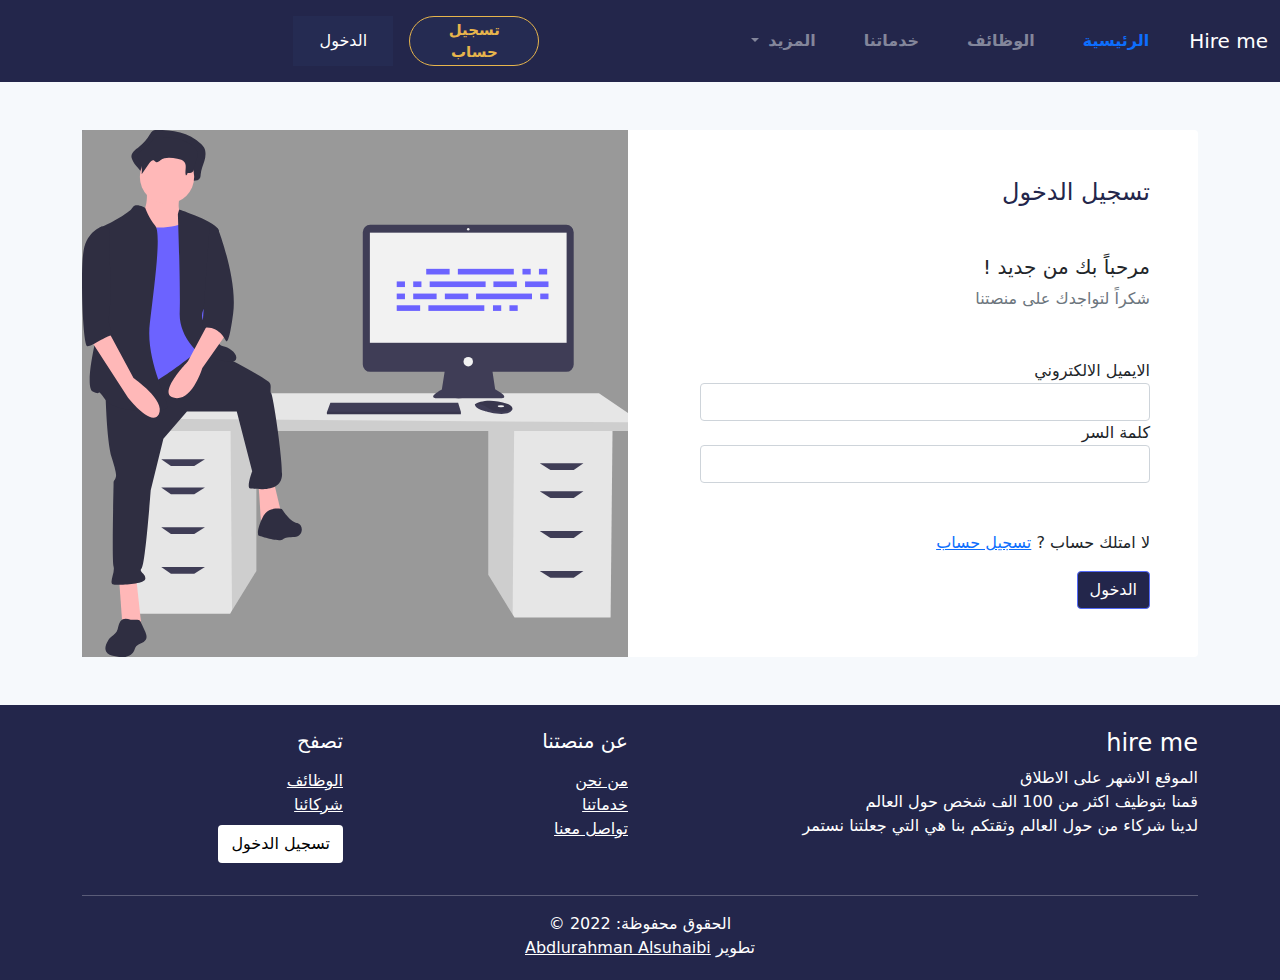
<file: views/login.html>
<!DOCTYPE html>
<html lang="ar" dir="rtl">
<head>
    <meta charset="UTF-8">
    <meta http-equiv="X-UA-Compatible" content="IE=edge">
    <meta name="viewport" content="width=device-width, initial-scale=1.0">
    <link rel="stylesheet" href="../css/bootstrap.rtl.css">
    <link rel="stylesheet" href="https://cdnjs.cloudflare.com/ajax/libs/font-awesome/4.7.0/css/font-awesome.min.css">

    <link rel="stylesheet" href="../css/style.css">
    <title>تسجيل الدخول</title>
</head>
<body>
    <style>
       
        body{
        background: #f6f9fc;
    }
 
    .overlay{
            background-image: url('../assets/images/signin-login-vectors/pc.svg');
        background-size: cover;
        }
    

      </style>

    <!--
        Header
    -->
    <header class="main-header sticky-lg-top col-12">
        <!-- Nav bar-->
        <nav class="navbar  navbar-expand-lg  navbar-bg  ">
            <div class="container-fluid ">
                <a class="navbar-brand text-white" href="index.html">Hire me</a>
                <button class="navbar-toggler navbar-dark " type="button" data-bs-toggle="collapse"
                    data-bs-target="#navbarSupportedContent" aria-controls="navbarSupportedContent"
                    aria-expanded="false" aria-label="Toggle navigation">
                    <span class="navbar-toggler-icon "></span>
                </button>
                <div class="collapse navbar-collapse fw-bold " id="navbarSupportedContent">
                    <ul class="navbar-nav me-auto mb-2 mb-lg-0 ">
                        <li class="nav-item mx-3">
                            <a class="nav-link " aria-current="page" href="index.html">الرئيسية</a>
                        </li>
                        <li class="nav-item mx-3">
                            <a class="nav-link navbar-a-color" href="jobs.html">الوظائف</a>
                        </li>
                        <li class="nav-item mx-3">
                            <a class="nav-link navbar-a-color" href="our-services.html">خدماتنا</a>
                        </li>
                        <li class="nav-item mx-3 dropdown">
                            <a class="nav-link dropdown-toggle navbar-a-color" href="#" id="navbarDropdown"
                                role="button" data-bs-toggle="dropdown" aria-expanded="false">
                                المزيد
                            </a>
                            <ul class="dropdown-menu border-0 navbar-bg " aria-labelledby="navbarDropdown">
                                <li><a class="navbar-a-color nav-link d-lg-none  main-active" href="login.html"> تسجيل الدخول</a></li>
                                <li><a class="navbar-a-color nav-link d-lg-none" href="signin.html">تسجيل حساب</a></li>

                                <li><a class="navbar-a-color nav-link " href="dashbord/index.html"> لوحة التحكم
                                        </a></li>

                                        <li><a class="navbar-a-color nav-link " href="profile.html"> الملف
                                            الشخصي</a></li>
                                <li><a class="navbar-a-color nav-link " href="about-us.html">من نحن</a></li>
                                <li><a class=" navbar-a-color nav-link " href="index.html">شركائنا</a></li>
                                <li><a class="navbar-a-color nav-link " href="contact-us.html">تواصل معنا</a></li>
                            </ul>
                        </li>
                     

                    </ul>

                </div>
                    <!-- Login and Sign in with images section-->
                    <div class=" col-lg-5  position-relative d-none d-sm-none d-lg-block ">
               
                   
                        <div class="row justify-content-start ">
                            <button class="col-5  m-2 signup-btn btn-bg-color  ">
                                <a href="signin.html " class="text-decoration-none main-active">    تسجيل حساب</a>
                            </button>
                            <button class="col-5 m-2 signin-btn border-0 btn-bg-color ">
                                <a href="login.html" class="text-decoration-none text-white">     الدخول</a>
                            </button>
                    </div>
               
            </div>
            </div>
           
        </nav>
              
    </header>



    <!--Main Content-->
    <main class=" my-5">
        <div id="main-wrapper" class="container">
          <div class="row justify-content-center">
              <div class="">
                  <div class="card border-0 ">
                      <div class="card-body p-0">
                          <div class="row no-gutters">
                              <div class="col-lg-6">
                                  <div class="p-5">
                                      <div class="mb-5">
                                          <h3 class="h4 font-weight-bold text-theme">تسجيل الدخول</h3>
                                      </div>
      
                                      <h6 class="h5 mb-0">مرحباً بك من جديد !</h6>
                                      <p class="text-muted mt-2 mb-5"> شكراً لتواجدك على منصتنا</p>
      
                                      <form>
                                          <div class="form-group">
                                              <label for="exampleInputEmail1">الايميل الالكتروني</label>
                                              <input type="email" class="form-control" id="exampleInputEmail1">
                                          </div>
                                          <div class="form-group mb-5">
                                              <label for="exampleInputPassword1">كلمة السر</label>
                                              <input type='password'  class="form-control" id="exampleInputPassword1">
                                          </div>
                                          <p>لا امتلك حساب ? <span><a href='signin.html'>تسجيل حساب</a></span></p>
                                          <a href='../views/dashbord/index.html' type="submit" class="btn btn-theme">الدخول</a>
                                      </form>
                                  </div>
                              </div>
      
                              <div class="col-lg-6 d-none d-lg-inline-block">
                                <div class="account-block  rounded-right">
                                    <div class="overlay rounded-right"></div>
                                 
                                </div>
                              </div>
                          </div>
      
                      </div>
                      <!-- end card-body -->
                  </div>
                  <!-- end card -->
      
      
                  <!-- end row -->
      
              </div>
              <!-- end col -->
          </div>
          <!-- Row -->
      </div>
      </main>


          <!--
Footer section
-->
<footer>
    <section class="navbar-bg">
        <!-- Footer -->
        <footer class=" text-white">
            <!-- Grid container -->
            <div class="container pt-4 pb-1">
                <!--Grid row-->
                <div class="row">
                    <!--Grid column-->
                    <div class="col-lg-6 col-md-12 mb-4 mb-md-0">
                        <h4 class="">hire me</h4>

                        <p>
                          الموقع الاشهر على الاطلاق
                          <br>
                          قمنا بتوظيف اكثر من 100 الف شخص حول العالم 
                          <br>
                          لدينا شركاء من حول العالم وثقتكم بنا هي التي جعلتنا نستمر
                        </p>
                    </div>
                    <!--Grid column-->

                    <!--Grid column-->
                    <div class="col-lg-3 col-md-6 mb-4 mb-md-0">
                        <h5 class="text-uppercase">عن منصتنا</h5>

                        <ul class="list-unstyled mb-0">
                            <li class="mt-3">
                                <a href="about-us.html" class="text-white">من نحن</a>
                            </li>
                            <li>
                                <a href="our-services.html" class="text-white">خدماتنا</a>
                            </li>
                            <li>
                                <a href="contact-us.html" class="text-white">تواصل معنا</a>
                            </li>
                            <li class="d-flex flex-row my-2">
                                <a href="#!" class="text-white mx-2"><i class="bi bi-twitter"></i></a>
                                <a href="#!" class="text-white mx-2"><i class="bi bi-facebook"></i></a>
                                <a href="#!" class="text-white mx-2"><i class="bi bi-linkedin"></i></a>
                            </li>
                        </ul>
                    </div>
                    <!--Grid column-->

                    <!--Grid column-->
                    <div class="col-lg-3 col-md-6 mb-4 mb-md-0">
                        <h5 class="text-uppercase mb-0">تصفح</h5>

                        <ul class="list-unstyled">
                            <li class="mt-3">
                                <a href="jobs.html" class="text-white">الوظائف</a>
                            </li>
                            <li>
                                <a href="compenies.html" class="text-white">شركائنا</a>
                            </li>
                            <li class="login_checked">
                                <a href="./login.html" class=" btn bg-white text-black mt-2">تسجيل الدخول</a>
                            </li>

                        </ul>
                    </div>
            
                </div>
                <hr>
                         <!-- Copyright -->
            <div class="text-center ">
                الحقوق محفوظة:  2022 ©
              <p> تطوير <a class="text-white" href="https://www.alsuhaibi96.com" > Abdlurahman Alsuhaibi</a></p>   
             </div>
             <!-- Copyright -->
            </div>
            <!-- Grid container -->

   
        </footer>
        <!-- Footer -->
    </section>
</footer>

    <script src="../js/bootstrap.min.js"></script>

</body>
</html>
</file>
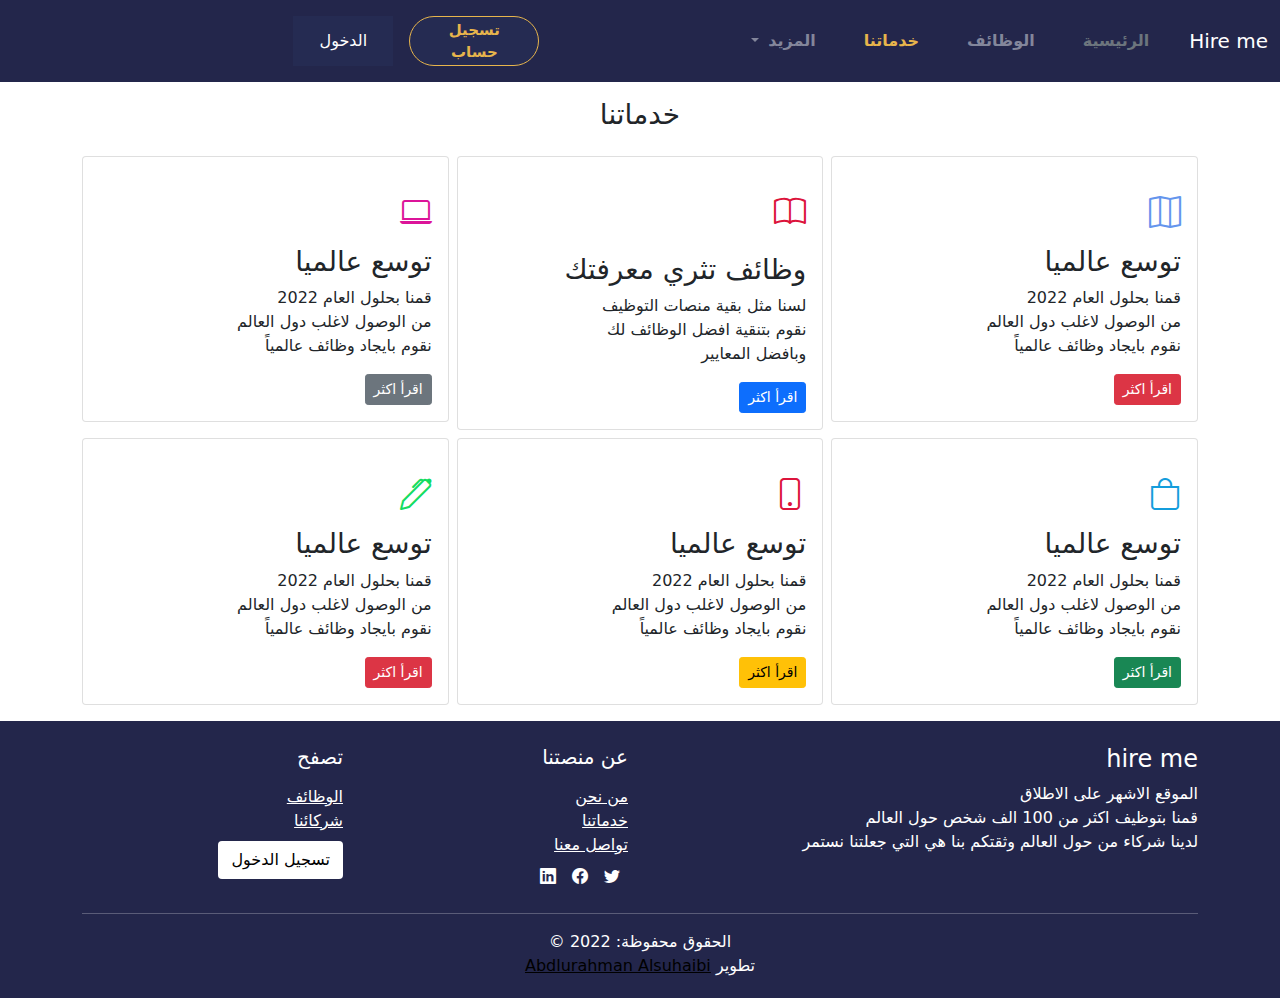
<file: views/our-services.html>
<!DOCTYPE html>
<html lang="ar" dir="rtl">
<head>
    <meta charset="UTF-8">
    <meta http-equiv="X-UA-Compatible" content="IE=edge">
    <meta name="viewport" content="width=device-width, initial-scale=1.0">
    <link rel="stylesheet" href="../css/bootstrap.rtl.css">
    <link rel="stylesheet" href="https://cdnjs.cloudflare.com/ajax/libs/font-awesome/4.7.0/css/font-awesome.min.css">
    <link rel="stylesheet" href="../css/style.css">
    <link rel="stylesheet" href="https://cdn.jsdelivr.net/npm/bootstrap-icons@1.7.2/font/bootstrap-icons.css">
    
    <title>خدماتنا</title>
</head>
<body>
      <!--
        Header
    -->
    <header class="main-header sticky-lg-top col-12">
        <!-- Nav bar-->
        <nav class="navbar  navbar-expand-lg  navbar-bg  ">
            <div class="container-fluid ">
                <a class="navbar-brand text-white" href="index.html">Hire me</a>
                <button class="navbar-toggler navbar-dark " type="button" data-bs-toggle="collapse"
                    data-bs-target="#navbarSupportedContent" aria-controls="navbarSupportedContent"
                    aria-expanded="false" aria-label="Toggle navigation">
                    <span class="navbar-toggler-icon "></span>
                </button>
                <div class="collapse navbar-collapse fw-bold " id="navbarSupportedContent">
                    <ul class="navbar-nav me-auto mb-2 mb-lg-0 ">
                        <li class="nav-item mx-3">
                            <a class="nav-link text-muted" aria-current="page" href="index.html">الرئيسية</a>
                        </li>
                        <li class="nav-item mx-3">
                            <a class="nav-link navbar-a-color" href="jobs.html">الوظائف</a>
                        </li>
                        <li class="nav-item mx-3">
                            <a class="nav-link navbar-a-color  main-active" href="our-services.html">خدماتنا</a>
                        </li>
                        <li class="nav-item mx-3 dropdown">
                            <a class="nav-link dropdown-toggle navbar-a-color" href="#" id="navbarDropdown"
                                role="button" data-bs-toggle="dropdown" aria-expanded="false">
                                المزيد
                            </a>
                            <ul class="dropdown-menu border-0 navbar-bg " aria-labelledby="navbarDropdown">
                                <li><a class="navbar-a-color nav-link d-lg-none" href="login.html"> تسجيل الدخول</a></li>
                                <li><a class="navbar-a-color nav-link d-lg-none" href="signin.html">تسجيل حساب</a></li>

                                <li><a class="navbar-a-color nav-link " href="dashbord/index.html"> لوحة التحكم
                                        </a></li>

                                        <li><a class="navbar-a-color nav-link " href="profile.html"> الملف
                                            الشخصي</a></li>
                                <li><a class="navbar-a-color nav-link " href="about-us.html">من نحن</a></li>
                                <li><a class=" navbar-a-color nav-link " href="index.html">شركائنا</a></li>
                                <li><a class="navbar-a-color nav-link " href="contact-us.html">تواصل معنا</a></li>
                            </ul>
                        </li>
                     

                    </ul>

                </div>
                    <!-- Login and Sign in with images section-->
                    <div class=" col-lg-5  position-relative d-none d-sm-none d-lg-block ">
               
                   
                        <div class="row justify-content-start ">
                            <button class="col-5  m-2 signup-btn btn-bg-color  ">
                                <a href="signin.html " class="text-decoration-none main-active">    تسجيل حساب</a>
                            </button>
                            <button class="col-5 m-2 signin-btn border-0 btn-bg-color ">
                                <a href="login.html" class="text-decoration-none text-white">     الدخول</a>
                            </button>
                    </div>
               
            </div>
            </div>
           
        </nav>
              
    </header>


    <main>
        <div class="container my-3">
            <h3 class="text-center">خدماتنا</h3>
            <div class="row g-2 pt-3">
                <div class="col-md-4">
                    <div class="card p-3">
                        <div class="mt-3"> <i class="bi bi-map" style="font-size:2rem ; color:cornflowerblue"></i>
                            <h3 class="mt-2 text-truncate"> توسع عالميا</h3> <span
                                class="text justify-content mt-3">قمنا بحلول العام 2022<br>
         من الوصول لاغلب دول العالم
                                <br>
                       نقوم بايجاد وظائف عالمياً
                            </span>


                            <div class="d-block mt-3"> 
                                <button class=" btn btn-danger btn-sm btn-block">
                                  اقرأ اكثر</button> </div>
                        </div>
                    </div>
                </div>
                <div class="col-md-4">
                    <div class="card p-3">
                        <div class="mt-3"> <i class="bi bi-book" style="font-size:2rem ; color:crimson"></i>
                            <h3 class="mt-3 text-truncate">وظائف تثري معرفتك</h3> <span
                                class="text justify-content mt-3">
                               لسنا مثل بقية منصات التوظيف
                                <br>
                              نقوم بتنقية افضل الوظائف لك
                                <br>
                            وبافضل المعايير
                            </span>
                            <div class="d-block mt-3"> 
                                <button class=" btn btn-primary btn-sm btn-block">
                                اقرأ اكثر
                                </button> </div>
                        </div>
                    </div>
                </div>
                <div class="col-md-4">
                    <div class="card p-3">
                        <div class="mt-3"> <i class="bi bi-laptop" style="font-size:2rem ; color:rgb(220, 20, 153)"></i>
                            <h3 class="mt-2 text-truncate"> توسع عالميا</h3> <span
                            class="text justify-content mt-3">قمنا بحلول العام 2022<br>
     من الوصول لاغلب دول العالم
                            <br>
                   نقوم بايجاد وظائف عالمياً
                        </span>

                            <div class="d-block mt-3"> 
                                <button class=" btn btn-secondary btn-sm btn-block">
                      اقرأ اكثر</button> </div>
                        </div>
                    </div>
                </div>
                <div class="col-md-4">
                    <div class="card p-3">
                        <div class="mt-3"> <i class="bi bi-bag" style="font-size:2rem ; color:rgb(20, 157, 220)"></i>
                            <h3 class="mt-2 text-truncate"> توسع عالميا</h3> <span
                            class="text justify-content mt-3">قمنا بحلول العام 2022<br>
     من الوصول لاغلب دول العالم
                            <br>
                   نقوم بايجاد وظائف عالمياً
                        </span>

                            <div class="d-block mt-3"> 
                                <button class=" btn btn-success btn-sm btn-block">
                                   اقرأ اكثر</button> </div>
                        </div>
                    </div>
                </div>
                <div class="col-md-4">
                    <div class="card p-3">
                        <div class="mt-3"> <i class="bi bi-phone" style="font-size:2rem ; color:crimson"></i>
                            <h3 class="mt-2 text-truncate"> توسع عالميا</h3> <span
                            class="text justify-content mt-3">قمنا بحلول العام 2022<br>
     من الوصول لاغلب دول العالم
                            <br>
                   نقوم بايجاد وظائف عالمياً
                        </span>

                            <div class="d-block mt-3"> 
                                <button class=" btn btn-warning btn-sm btn-block">
                                  اقرأ اكثر</button> </div>
                        </div>
                    </div>
                </div>
                <div class="col-md-4">
                    <div class="card p-3">
                        <div class="mt-3"> <i class="bi bi-pen" style="font-size:2rem ; color:rgb(20, 220, 97)"></i>
                            <h3 class="mt-2 text-truncate"> توسع عالميا</h3> <span
                            class="text justify-content mt-3">قمنا بحلول العام 2022<br>
     من الوصول لاغلب دول العالم
                            <br>
                   نقوم بايجاد وظائف عالمياً
                        </span>

                            <div class="d-block mt-3"> 
                                <button class=" btn btn-danger btn-sm btn-block">
                                  اقرأ اكثر</button> </div>
                        </div>
                    </div>
                </div>
            </div>
        </div>
    </main>
  
    <!--
Footer section
-->
<footer>
    <section class="navbar-bg">
        <!-- Footer -->
        <footer class=" text-white">
            <!-- Grid container -->
            <div class="container pt-4 pb-1">
                <!--Grid row-->
                <div class="row">
                    <!--Grid column-->
                    <div class="col-lg-6 col-md-12 mb-4 mb-md-0">
                        <h4 class="">hire me</h4>

                        <p>
                          الموقع الاشهر على الاطلاق
                          <br>
                          قمنا بتوظيف اكثر من 100 الف شخص حول العالم 
                          <br>
                          لدينا شركاء من حول العالم وثقتكم بنا هي التي جعلتنا نستمر
                        </p>
                    </div>
                    <!--Grid column-->

                    <!--Grid column-->
                    <div class="col-lg-3 col-md-6 mb-4 mb-md-0">
                        <h5 class="text-uppercase">عن منصتنا</h5>

                        <ul class="list-unstyled mb-0">
                            <li class="mt-3">
                                <a href="about-us.html" class="text-white">من نحن</a>
                            </li>
                            <li>
                                <a href="our-services.html" class="text-white">خدماتنا</a>
                            </li>
                            <li>
                                <a href="contact-us.html" class="text-white">تواصل معنا</a>
                            </li>
                            <li class="d-flex flex-row my-2">
                                <a href="#!" class="text-white mx-2"><i class="bi bi-twitter"></i></a>
                                <a href="#!" class="text-white mx-2"><i class="bi bi-facebook"></i></a>
                                <a href="#!" class="text-white mx-2"><i class="bi bi-linkedin"></i></a>
                            </li>
                        </ul>
                    </div>
                    <!--Grid column-->

                    <!--Grid column-->
                    <div class="col-lg-3 col-md-6 mb-4 mb-md-0">
                        <h5 class="text-uppercase mb-0">تصفح</h5>

                        <ul class="list-unstyled">
                            <li class="mt-3">
                                <a href="jobs.html" class="text-white">الوظائف</a>
                            </li>
                            <li>
                                <a href="compenies.html" class="text-white">شركائنا</a>
                            </li>
                            <li class="login_checked">
                                <a href="./login.html" class=" btn bg-white text-black mt-2">تسجيل الدخول</a>
                            </li>

                        </ul>
                    </div>
            
                </div>
                <hr>
                         <!-- Copyright -->
            <div class="text-center ">
                الحقوق محفوظة:  2022 ©
              <p> تطوير <a class="text-black" href="https://www.alsuhaibi96.com"> Abdlurahman Alsuhaibi</a></p>   
             </div>
             <!-- Copyright -->
            </div>
            <!-- Grid container -->

   
        </footer>
        <!-- Footer -->
    </section>
</footer>

    <script src="../js/bootstrap.min.js"></script>

</body>
</html>
</file>
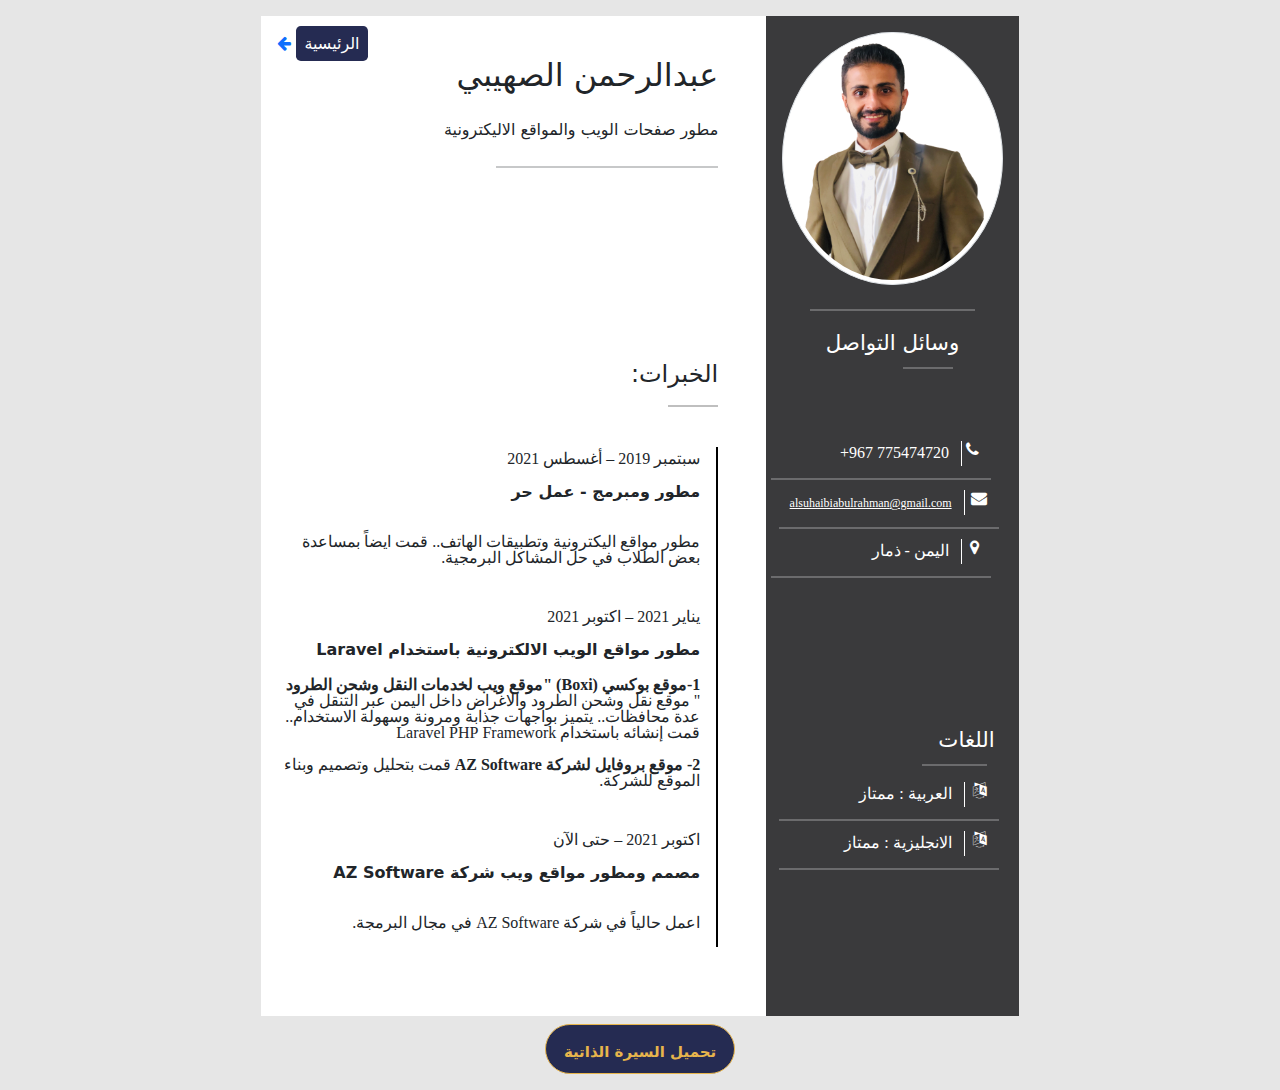
<file: views/profile.html>
<!DOCTYPE html>
<html lang="ar" dir="rtl">

<head>
    <meta charset="UTF-8">
    <meta http-equiv="X-UA-Compatible" content="IE=edge">
    <meta name="viewport" content="width=device-width, initial-scale=1.0">
    <link rel="stylesheet" href="../css/bootstrap.rtl.css">
    <link rel="stylesheet" href="https://cdnjs.cloudflare.com/ajax/libs/font-awesome/4.7.0/css/font-awesome.min.css">

    <link rel="stylesheet" href="../css/style.css">
    <title>My Profile</title>
</head>

<body class="profile-body-bg ">
    <main>
        <!--
            Profile Content
        -->

        <section>
            <div class="col-lg-8 col-sm-12 px-lg-5 m-lg-auto row p-lg-3">
                <div class="col-4   profile-bg p-lg-3">
                    <img src="../assets/images/IMG_6319-.png" alt="" class="img-thumbnail img-fluid rounded-circle">
                    <hr class=" w-75 mt-4 text-white m-auto" style="height: 2px;">
                  
                  
                  <!--Contact ways-->
                    <div class="text-center mt-3">
                        <h4 class=" fa-lg  text-white mt-4 d-none d-md-block">وسائل التواصل</h4>
                        <p class="d-lg-none text-white mt-5 pt-1"><small class="">وسائل التواصل</small></p>
                        <hr class=" fw-bold text-white " style="width: 50px; height: 2px;margin-right: 50px;">
                    </div>
                    <div class="row col-12 p-4 text-white position-relative  mt-5">
                        <div class="col-2 text-center">
                            <i class="fa fa-phone text-white d-none d-md-block"></i>
                        </div>
                        <div class="col-10 vl-sm ">
                            <span dir="ltr" class="fa"><a href="tel: +967 775474720"
                                    class="text-white text-decoration-none "> +967 775474720 </a></span>
                        </div>
                        <hr class=" mt-4 text-white position-absolute top-50 " style="height: 2px; width: 220px;">
                    </div>


                    <div class="row col-12 ps-lg-3 text-white position-relative">
                        <div class="col-2 text-center">
                            <i class="fa fa-envelope d-none d-md-block text-white"></i>
                        </div>
                        <div class="col-10 vl-sm ">
                            <span dir="ltr" class="fa mail-text" style="font-size: 12px;"><a
                                    href="mail:alsuhaibiabulrahman@gmail.com" class="text-white  ">
                                    alsuhaibiabulrahman<br class="d-lg-none ">@gmail.com </a></span>
                        </div>
                        <hr class=" mt-4 text-white position-absolute top-50 " style="height: 2px; width: 220px;">
                    </div>



                    <div class="row col-12 p-4 text-white position-relative ps-lg-4  ">
                        <div class="col-2 text-center">
                            <i class="fa fa-map-marker text-white d-none d-md-block"></i>
                        </div>
                        <div class="col-10 vl-sm ">
                            <span dir="ltr" class="fa"><a href=""
                                    class="text-white text-decoration-none "> اليمن - ذمار </a></span>
                        </div>
                        <hr class=" mt-4 text-white position-absolute top-50 " style="height: 2px; width: 220px;">
                    </div>

<br>
                    <div class=" ps-2 mt-5 pt-5">
                        <h4 class=" fa-lg  text-white mt-4 d-none d-md-block"> اللغات</h4>
                     
                        <hr class=" text-center fw-bold text-white " style="width: 65px; height: 2px;margin-right: 8px;">
                    </div>
                    <div class="row col-12 ps-lg-3 text-white position-relative">
                        <div class="col-2 text-center">
                            <i class="fa fa-language d-none d-md-block text-white"></i>
                        </div>
                        <div class="col-10 vl-sm ">
                            <span dir="ltr" class="fa mail-text" style=""> العربية : ممتاز</span>
                        </div>
                        <hr class=" mt-4 text-white position-absolute top-50 " style="height: 2px; width: 220px;">
                    
                    
                    </div>
                    <br>
                    <div class="row col-12 ps-lg-3 text-white position-relative">
                        <div class="col-2 text-center">
                            <i class="fa fa-language d-none d-md-block text-white"></i>
                        </div>
                        <div class="col-10 vl-sm ">
                            <span dir="ltr" class="fa mail-text" style=""> الانجليزية : ممتاز</span>
                        </div>
                        <hr class=" mt-4 text-white position-absolute top-50 " style="height: 2px; width: 220px;">
                    
                    
                    </div>
                    
                </div>

                <!--Right profile content -->
                <div class="col-8 bg-white ps-lg-5 position-relative" style="height: 1000px;">
<div class="position-absolute end-0 p-3 ">
    <a href="index.html" class="text-decoration-none text-white btn-bg-color rounded-3 p-2">الرئيسية</a>
 <a href="index.html">   <i class="fa fa-arrow-left"> </i></a>
</div>
                  
                  
                    <h2 class="pt-4 mt-lg-3 name-color ">
                        عبدالرحمن الصهيبي</h2>
                    <p class="pt-3"> مطور صفحات الويب والمواقع الاليكترونية </p>
                    <hr class=" w-50 mt-4" style="height: 2px;">

                    <div class="experiences mt-5 pt-lg-5">




                        <h4 class="mt-5 pt-lg-5">الخبرات:</h4>
                        <hr class="bg-black fw-bold text-black" style="width: 50px; height: 2px;">

                        <br>

                        <div class="vl ">
                            <div class=" ps-3 ">
                                <p class="fa">سبتمبر 2019 – أغسطس 2021</p>
                                <h6 class="fw-bold">مطور ومبرمج - عمل حر</h6>
                                <p class="fa mt-4">
                                    مطور مواقع اليكترونية وتطبيقات الهاتف.. قمت ايضاً بمساعدة بعض الطلاب في حل المشاكل
                                    البرمجية.
                                </p>
                                <br>
                                <br>
                                <p class="fa">يناير 2021 – اكتوبر 2021</p>
                                <h6 class="fw-bold">مطور مواقع الويب الالكترونية باستخدام Laravel</h6>
                                <p class="fa mt-2">
                                    <strong>1-موقع بوكسي (Boxi) "موقع ويب لخدمات النقل وشحن الطرود</strong>
                                    <br>
                                    " موقع نقل وشحن الطرود والاغراض داخل اليمن عبر التنقل في عدة محافظات.. يتميز بواجهات
                                    جذابة ومرونة وسهولة الاستخدام.. قمت إنشائه باستخدام Laravel PHP Framework

                                </p>
                                <p class="fa">

                                    <strong>2- موقع بروفايل لشركة AZ Software</strong>
                                    قمت بتحليل وتصميم وبناء الموقع للشركة.
                                </p>
                                <br>
                                <br>
                                <p class="fa">اكتوبر 2021 – حتى الآن</p>
                                <h6 class="fw-bold">مصمم ومطور مواقع ويب
                                    شركة AZ Software
                                </h6>
                                <p class="fa mt-4">
                                    اعمل حالياً في شركة AZ Software في مجال البرمجة.
                                </p>
                            </div>

                        </div>

                    </div>


                </div>
                <a class="signup-btn btn-bg-color p-3 text-decoration-none m-auto col-8 w-25 mt-2" href="../assets/pdfs/Alsuhaibi-Web-developer-ar-CV 21-12-25.pdf" download="Alsuhaibi-Web-developer-ar-CV-21-12-25" target="_blank">تحميل السيرة الذاتية</a>
            </div>
        </section>
       
    </main>
</body>

</html>
</file>
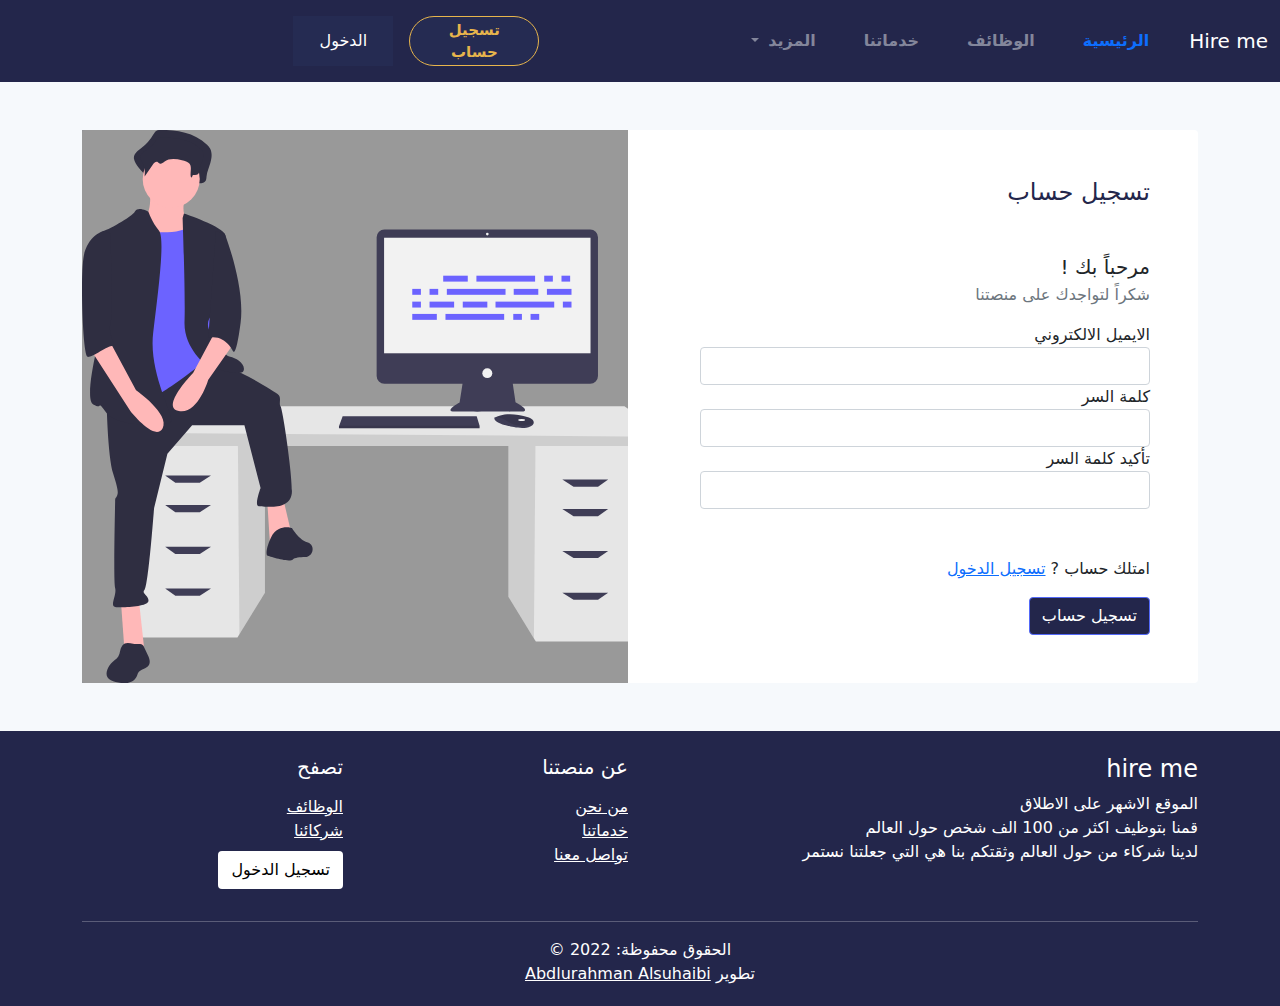
<file: views/signin.html>
<!DOCTYPE html>
<html lang="ar" dir="rtl">
<head>
    <meta charset="UTF-8">
    <meta http-equiv="X-UA-Compatible" content="IE=edge">
    <meta name="viewport" content="width=device-width, initial-scale=1.0">
    <link rel="stylesheet" href="../css/bootstrap.rtl.css">
    <link rel="stylesheet" href="https://cdnjs.cloudflare.com/ajax/libs/font-awesome/4.7.0/css/font-awesome.min.css">

    <link rel="stylesheet" href="../css/style.css">
    <title>تسجيل حساب</title>
</head>
<body>
    <style>
       
        body{
        background: #f6f9fc;
    }

    .overlay{
            background-image: url('../assets/images/signin-login-vectors/pc.svg');
        background-size: cover;
        }
    
 

      </style>
   <!--
        Header
    -->
    <header class="main-header sticky-lg-top col-12">
        <!-- Nav bar-->
        <nav class="navbar  navbar-expand-lg  navbar-bg  ">
            <div class="container-fluid ">
                <a class="navbar-brand text-white" href="index.html">Hire me</a>
                <button class="navbar-toggler navbar-dark " type="button" data-bs-toggle="collapse"
                    data-bs-target="#navbarSupportedContent" aria-controls="navbarSupportedContent"
                    aria-expanded="false" aria-label="Toggle navigation">
                    <span class="navbar-toggler-icon "></span>
                </button>
                <div class="collapse navbar-collapse fw-bold " id="navbarSupportedContent">
                    <ul class="navbar-nav me-auto mb-2 mb-lg-0 ">
                        <li class="nav-item mx-3">
                            <a class="nav-link" aria-current="page" href="index.html">الرئيسية</a>
                        </li>
                        <li class="nav-item mx-3">
                            <a class="nav-link navbar-a-color" href="jobs.html">الوظائف</a>
                        </li>
                        <li class="nav-item mx-3">
                            <a class="nav-link navbar-a-color" href="our-services.html">خدماتنا</a>
                        </li>
                        <li class="nav-item mx-3 dropdown">
                            <a class="nav-link dropdown-toggle navbar-a-color" href="#" id="navbarDropdown"
                                role="button" data-bs-toggle="dropdown" aria-expanded="false">
                                المزيد
                            </a>
                            <ul class="dropdown-menu border-0 navbar-bg " aria-labelledby="navbarDropdown">
                                <li><a class="navbar-a-color nav-link d-lg-none" href="login.html"> تسجيل الدخول</a></li>
                                <li><a class="navbar-a-color nav-link d-lg-none  main-active" href="signin.html">تسجيل حساب</a></li>

                                <li><a class="navbar-a-color nav-link " href="dashbord/index.html"> لوحة التحكم
                                        </a></li>

                                        <li><a class="navbar-a-color nav-link " href="profile.html"> الملف
                                            الشخصي</a></li>
                                <li><a class="navbar-a-color nav-link " href="about-us.html">من نحن</a></li>
                                <li><a class=" navbar-a-color nav-link " href="index.html">شركائنا</a></li>
                                <li><a class="navbar-a-color nav-link " href="contact-us.html">تواصل معنا</a></li>
                            </ul>
                        </li>
                     

                    </ul>

                </div>
                    <!-- Login and Sign in with images section-->
                    <div class=" col-lg-5  position-relative d-none d-sm-none d-lg-block ">
               
                   
                        <div class="row justify-content-start ">
                            <button class="col-5  m-2 signup-btn btn-bg-color  ">
                                <a href="signin.html " class="text-decoration-none main-active">    تسجيل حساب</a>
                            </button>
                            <button class="col-5 m-2 signin-btn border-0 btn-bg-color ">
                                <a href="login.html" class="text-decoration-none text-white">     الدخول</a>
                            </button>
                    </div>
               
            </div>
            </div>
           
        </nav>
              
    </header>


    <!--Main Content-->
    <main class=" my-5">
        <div id="main-wrapper" class="container">
          <div class="row justify-content-center">
              <div class="">
                  <div class="card border-0 ">
                      <div class="card-body p-0">
                          <div class="row no-gutters">
                              <div class="col-lg-6">
                                  <div class="p-5">
                                      <div class="mb-3">
                                          <h3 class="h4 font-weight-bold text-theme">تسجيل حساب</h3>
                                      </div>
      
                                      <h6 class="h5 mb-0 mt-5">مرحباً بك   !</h6>
                                      <p class="text-muted mt-1 mb-3"> شكراً لتواجدك على منصتنا</p>
      
                                      <form>
                                          <div class="form-group">
                                              <label for="exampleInputEmail1">الايميل الالكتروني</label>
                                              <input type="email" class="form-control" id="exampleInputEmail1">
                                          </div>
                                          <div class="form-group ">
                                              <label for="exampleInputPassword1">كلمة السر</label>
                                              <input type='password'  class="form-control" id="exampleInputPassword1">
                                          </div>
                                          <div class="form-group mb-5">
                                            <label for="exampleInputPassword1"> تأكيد كلمة السر</label>
                                            <input type='password'  class="form-control" id="exampleInputRetypePassword">
                                        </div>
                                          <p> امتلك حساب ? <span><a href='login.html'>تسجيل الدخول</a></span></p>
                                          <a href='../views/dashbord/index.html' type="submit" class="btn btn-theme">تسجيل حساب</a>
                                      </form>
                                  </div>
                              </div>
      
                              <div class="col-lg-6 d-none d-lg-inline-block">
                                <div class="account-block  rounded-right">
                                    <div class="overlay rounded-right"></div>
                                 
                                </div>
                              </div>
                          </div>
      
                      </div>
                      <!-- end card-body -->
                  </div>
                  <!-- end card -->
      
      
                  <!-- end row -->
      
              </div>
              <!-- end col -->
          </div>
          <!-- Row -->
      </div>
      </main>

          <!--
Footer section
-->
<footer>
    <section class="navbar-bg">
        <!-- Footer -->
        <footer class=" text-white">
            <!-- Grid container -->
            <div class="container pt-4 pb-1">
                <!--Grid row-->
                <div class="row">
                    <!--Grid column-->
                    <div class="col-lg-6 col-md-12 mb-4 mb-md-0">
                        <h4 class="">hire me</h4>

                        <p>
                          الموقع الاشهر على الاطلاق
                          <br>
                          قمنا بتوظيف اكثر من 100 الف شخص حول العالم 
                          <br>
                          لدينا شركاء من حول العالم وثقتكم بنا هي التي جعلتنا نستمر
                        </p>
                    </div>
                    <!--Grid column-->

                    <!--Grid column-->
                    <div class="col-lg-3 col-md-6 mb-4 mb-md-0">
                        <h5 class="text-uppercase">عن منصتنا</h5>

                        <ul class="list-unstyled mb-0">
                            <li class="mt-3">
                                <a href="about-us.html" class="text-white">من نحن</a>
                            </li>
                            <li>
                                <a href="our-services.html" class="text-white">خدماتنا</a>
                            </li>
                            <li>
                                <a href="contact-us.html" class="text-white">تواصل معنا</a>
                            </li>
                            <li class="d-flex flex-row my-2">
                                <a href="#!" class="text-white mx-2"><i class="bi bi-twitter"></i></a>
                                <a href="#!" class="text-white mx-2"><i class="bi bi-facebook"></i></a>
                                <a href="#!" class="text-white mx-2"><i class="bi bi-linkedin"></i></a>
                            </li>
                        </ul>
                    </div>
                    <!--Grid column-->

                    <!--Grid column-->
                    <div class="col-lg-3 col-md-6 mb-4 mb-md-0">
                        <h5 class="text-uppercase mb-0">تصفح</h5>

                        <ul class="list-unstyled">
                            <li class="mt-3">
                                <a href="jobs.html" class="text-white">الوظائف</a>
                            </li>
                            <li>
                                <a href="compenies.html" class="text-white">شركائنا</a>
                            </li>
                            <li class="login_checked">
                                <a href="./login.html" class=" btn bg-white text-black mt-2">تسجيل الدخول</a>
                            </li>

                        </ul>
                    </div>
            
                </div>
                <hr>
                         <!-- Copyright -->
            <div class="text-center ">
                الحقوق محفوظة:  2022 ©
              <p> تطوير <a class="text-white" href="https://www.alsuhaibi96.com" > Abdlurahman Alsuhaibi</a></p>   
             </div>
             <!-- Copyright -->
            </div>
            <!-- Grid container -->

   
        </footer>
        <!-- Footer -->
    </section>
</footer>

    <script src="../js/bootstrap.min.js"></script>

</body>
</html>
</file>
<file: css/style.css>
:root{
--primaryColor:#23264b;
--secondaryColor:#e7b54c;
--textColor:#4b4b9e;
}
.main-header,.main-content,.images-container {
background-color: var(--primaryColor)
}
 .main-active{
color: var(--secondaryColor) !important;
}
.navbar-bg {
    background-color: var(--primaryColor);
    color: white;
}
.navbar-a-color{
    color: #83869b;
}
.me{
    color: var(--secondaryColor);
}
.me :hover{
color: var(--secondaryColor);
}
.spanColor{
    color: white;
}

.people-img-container{
    background-image: url('../assets/images/image.png');
    background-repeat: no-repeat;
    background-size:  560px;
    
}
.btn-bg-color{
 background-color:    #252b52;
}
.signup-btn{
width: 130px;
height: 50px;
border-radius: 40%;
padding: 15px 10px;


font-size: 15px;
font-weight: 500;
}
.signin-btn,.readmore-btn{
width: 100px;
color: white;
    
}
/* CSS */
.signup-btn,.searchJobbtn {
  align-items: center;
  border: 1px solid var(--secondaryColor);
  color: var(--secondaryColor);
  border-radius: 100px;
  box-sizing: border-box;
  cursor: pointer;
  font-weight: 600;
  justify-content: center;
  padding: 0px;
  padding-left: 20px;
  padding-right: 20px;
  text-align: center;

}
.searchJobbtn{
    width:160px ;
    padding: 15px 20px;
}
.readmore-btn{
    color: var(--secondaryColor);
    background-color: var(--primaryColor);
}
.future-bg{
    justify-content: center;
    text-align: center;
    width: 200px;
    padding: 10px 20px;
    padding-left: 20px;
    border-radius: 100px;
    background-color: var(--secondaryColor);
    color: var(--primaryColor);
}
.paragraph{
    color: #ced0d8;
}
.our-partners-color{
    color: #9297ac;
}
.partners-bg{
  background-color: #214674;
}



  .features-text-color{
      color: var(--textColor);
  }
  .search-container{
      padding-left: 20px;
      padding-right: 20px;
      border-radius: 100px;
      border: 3px solid #dce7f5;
      height: 70px;
      width:90%;
  }
  .fa-fa-bg{
background-color: #dfe9f6;

}
.search-bg{
  background-color:   #214674;
}
.search-btn-bg{
    border-radius: 100px;
    padding-left: 20px;

    width: 120px;
    padding: 10px 0px;
    height: 45px;
    top:10px;
    left: 4px;
}
.search-container input {
width: 120px;
border: none;
height: 40px;
}
.top-px{
    top: 10px;

}
.top-right-px{
    top: 10px;
right: 90px;
}
#place-inp{
    position: absolute; right:320px;top:10px
}
#place-icon{
    font-size: 30px;right:260px;
    top:10px;
}
.profile-body-bg{
 background-color :  #e6e6e6;
}
.profile-bg{
    background-color: #3a3a3c;
}
.vl{
border-right: 2px solid black;
height: 500px;
}
.vl-sm{
    border-right: 1px solid white;
    height: 25px;
}
/*

 Form control style
##login ##Sign in ##Contact us
*/
.text-theme {
    color: var(--primaryColor) !important;
}
    
.btn-theme {
    background-color: var(--primaryColor);
    border-color: #5369f8;
    color: #fff;
}


.account-block {
    padding: 0;
    
    height: 100%;
    position: relative;
}
.account-block .overlay {
    -webkit-box-flex: 1;
    -ms-flex: 1;
    flex: 1;
    position: absolute;
    top: 0;
    bottom: 0;
    left: 0;
    right: 0;
    background-color: rgba(0, 0, 0, 0.4);
}

/*

End Form control style
##login ##Sign in ##Contact us
*/
.signup-btn a:hover{
    color: var(--secondaryColor)!important;

}
 .nav-item a:hover ,.nav-item a:focus,.navbar-brand:hover{
color: var(--secondaryColor) !important;
}


/*
Jobs style
*/
.search-btn-job{
    padding-left: 10px;
    width:40px;
    padding: 10px 0px;
    height: 38px;
    top:0px;
    left: 0px;
}
.text-color{
color: var(--textColor);
}
.li-jobs a:hover,.job-title-container a:hover{
    color: var(--textColor)!important;
text-decoration: underline solid var(--primaryColor) !important;
}
.li-jobs a:focus{
    color: var(--textColor)!important;
}
.marker-color{
    color: var(--primaryColor);
}
.btn-theme :hover{
    color: white !important;
}


@media all and (device-width: 768px)
 and (device-height: 1024px)
  and (orientation:portrait) {

    .people-img-container{
        background-size:  450px;
    }
    .signup-btn,.signin-btn {
        display: none;
    }
    .ipad-portrait { color: red; } /* your css rules for ipad portrait */
  }
  @media all and (device-width: 1024px) and (device-height: 768px) and (orientation:landscape) {
    .ipad-landscape { color: blue; } /* your css rules for ipad landscape */
  }

  @media screen  and (max-width:548px) {
    .search-btn-bg{
        border-radius: 50px;
        padding-left: 5px;
    font-size: 10px;
        width: 90px;
        padding: 10px 0px;
        top:10px;
        left: 4px;
    }
   .search-container i{
font-size: 10px;
    }
    .search-container input {
        width: 80px;
        border: none;
        height: 40px;
        right: 14px;
        }
        .top-px{
            display: none;
        }
        #place-inp{
            right: 100px;
        }
        #search-icon{
            font-size: 10px;
        }
        .search-cap{
            font-size: 18px;
        }
        .mail-text{
            font-size: 8px;
        }
        .vl{
         
            height: 610px;
            }
       
  }
</file>
<file: css/about-us-style.css>
body {
  font-family: Arial, Helvetica, sans-serif;
  margin: 0;
}

html {
  box-sizing: border-box;
}

*, *:before, *:after {
  box-sizing: inherit;
}

.column {
  float: left;
  width: 33.3%;
  margin-bottom: 16px;
  padding: 0 8px;
}

.card {
  box-shadow: 0 4px 8px 0 rgba(0, 0, 0, 0.2);
  margin: 8px;
}

.about-section {
  padding: 50px;
  text-align: center;
  background-color: #474e5d;
  color: white;
}

.container {
  padding: 0 16px;
}

.container::after, .row::after {
  content: "";
  clear: both;
  display: table;
}

.title {
  color: grey;
}

.button {
  border: none;
  outline: 0;
  display: inline-block;
  padding: 8px;
  color: white;
  background-color: #000;
  text-align: center;
  cursor: pointer;
  width: 100%;
}

.button:hover {
  background-color: #555;
}

@media screen and (max-width: 650px) {
  .column {
    width: 90%;
    display: block;
  }
}
</file>
